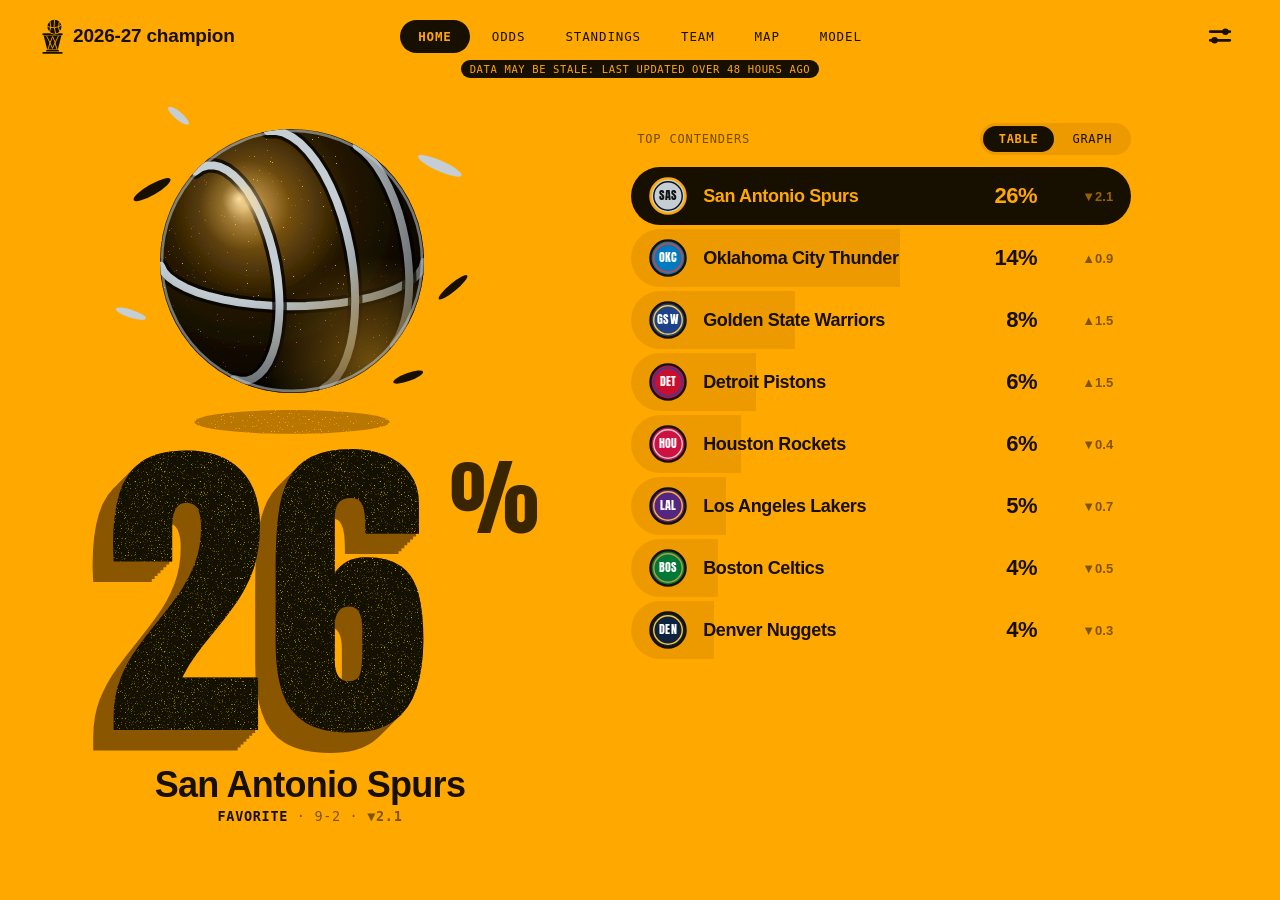
<file: index.html>
<!DOCTYPE html>
<html lang="en">
<head>
  <meta charset="utf-8">
  <meta name="viewport" content="width=device-width, initial-scale=1, viewport-fit=cover">
  <title>Who wins the 2026-27 NBA title?</title>
  <meta name="description" content="Model-based probability of each NBA team winning the 2026-27 championship.">
  <meta name="theme-color" content="#FFA800">
  <script>
    // Set the theme before first paint so the page never flashes the wrong colors.
    (function () {
      var saved = null;
      try { saved = localStorage.getItem("champ-theme"); } catch (e) {}
      var dark = window.matchMedia && window.matchMedia("(prefers-color-scheme: dark)").matches;
      document.documentElement.dataset.theme = saved || (dark ? "black" : "amber");
    })();
  </script>
  <link rel="preload" href="fonts/Anton-Regular.ttf" as="font" type="font/ttf" crossorigin>
  <link rel="stylesheet" href="style.css">
</head>
<body>
  <!-- Shared grain filter: speckles the edges of the black shapes so they read as printed, not flat. -->
  <svg class="defs" aria-hidden="true" width="0" height="0" focusable="false">
    <defs>
      <filter id="speck" x="-5%" y="-5%" width="110%" height="110%">
        <feTurbulence type="fractalNoise" baseFrequency="0.9" numOctaves="2" seed="7" result="noise"/>
        <feColorMatrix in="noise" type="matrix" values="0 0 0 0 0  0 0 0 0 0  0 0 0 0 0  12 0 0 0 -2.7" result="mask"/>
        <feComposite in="SourceGraphic" in2="mask" operator="in"/>
      </filter>

      <filter id="speck-soft" x="-5%" y="-5%" width="110%" height="110%">
        <feTurbulence type="fractalNoise" baseFrequency="1.1" numOctaves="2" seed="11" result="noise"/>
        <feColorMatrix in="noise" type="matrix" values="0 0 0 0 0  0 0 0 0 0  0 0 0 0 0  14 0 0 0 -2.1" result="mask"/>
        <feComposite in="SourceGraphic" in2="mask" operator="in"/>
      </filter>

      <!-- Shared sphere shading. Colors come from CSS variables, so both themes use the same shapes:
           base (lit body), shade (dark side, bottom right), rim (bounced light), spec (glint). -->
      <radialGradient id="sph-base" cx="0.36" cy="0.3" r="0.82">
        <stop offset="0" style="stop-color:var(--sph-hi)"/>
        <stop offset="0.42" style="stop-color:var(--sph-mid)"/>
        <stop offset="1" style="stop-color:var(--sph-lo)"/>
      </radialGradient>
      <radialGradient id="sph-shade" cx="0.3" cy="0.26" r="0.98">
        <stop offset="0.38" style="stop-color:var(--sph-shade);stop-opacity:0"/>
        <stop offset="0.72" style="stop-color:var(--sph-shade);stop-opacity:0.45"/>
        <stop offset="1" style="stop-color:var(--sph-shade);stop-opacity:0.92"/>
      </radialGradient>
      <radialGradient id="sph-rim" cx="0.8" cy="0.88" r="0.4">
        <stop offset="0" style="stop-color:var(--sph-rim);stop-opacity:0.42"/>
        <stop offset="1" style="stop-color:var(--sph-rim);stop-opacity:0"/>
      </radialGradient>
      <radialGradient id="sph-spec" cx="0.5" cy="0.5" r="0.5">
        <stop offset="0" style="stop-color:var(--sph-spec);stop-opacity:0.95"/>
        <stop offset="0.45" style="stop-color:var(--sph-spec);stop-opacity:0.3"/>
        <stop offset="1" style="stop-color:var(--sph-spec);stop-opacity:0"/>
      </radialGradient>
      <!-- Pucks (Model page): lit top, side that darkens toward both edges -->
      <linearGradient id="puck-side" x1="0" x2="1" y1="0" y2="0">
        <stop offset="0" style="stop-color:var(--sph-lo)"/>
        <stop offset="0.35" style="stop-color:var(--sph-mid)"/>
        <stop offset="0.7" style="stop-color:var(--sph-mid)"/>
        <stop offset="1" style="stop-color:var(--sph-lo)"/>
      </linearGradient>
    </defs>
  </svg>

  <div class="stage">
    <div class="app" id="app">
      <header class="top">
        <span class="top-side" aria-hidden="true"></span>
        <div class="loc">
          <svg class="trophy" viewBox="0 0 26 36" width="25" height="35" aria-hidden="true" focusable="false">
            <!-- Original icon-style redraw: ball tilted on a tapered cup with a rim, net lines and a two-tier base -->
            <rect x="2.4" y="14.7" width="21.2" height="1.9" rx="0.9" fill="currentColor"/>
            <path d="M3.8 16.9h18.4L18.6 31.6H7.4z" fill="currentColor"/>
            <path d="M6.9 17.6 10.4 24.6 8.5 31M19.1 17.6 15.6 24.6 17.5 31M13 18.4 10.4 24.6 13 30.4 15.6 24.6z" fill="none" stroke="var(--bg)" stroke-width="0.9" stroke-linejoin="round" stroke-linecap="round"/>
            <rect x="6.4" y="32" width="13.2" height="1.6" rx="0.3" fill="currentColor"/>
            <rect x="2.6" y="34" width="20.8" height="2" rx="0.4" fill="currentColor"/>
            <circle cx="15" cy="7.9" r="7.3" fill="currentColor" stroke="var(--bg)" stroke-width="1.2" paint-order="stroke"/>
            <path d="M7.9 7.6Q15 10.8 22.1 6.4M15 1Q13.6 8 16.2 14.7M10.4 2.2Q12.4 8.4 10 13.6M20 2.8Q18 8.6 20.6 13.4" fill="none" stroke="var(--bg)" stroke-width="0.9" stroke-linecap="round"/>
          </svg>
          <span id="season-label">NBA champion</span>
        </div>
        <nav class="topnav" id="topnav" aria-label="Pages"></nav>
        <button class="top-side icon-btn" id="theme-toggle" type="button" aria-label="Switch between amber and black">
          <svg viewBox="0 0 24 24" width="26" height="26" aria-hidden="true">
            <path d="M3 8h11M20 8h1M3 16h1M10 16h11" stroke="currentColor" stroke-width="2.6" stroke-linecap="round" fill="none"/>
            <circle cx="17" cy="8" r="3" fill="currentColor"/><circle cx="7" cy="16" r="3" fill="currentColor"/>
          </svg>
        </button>
      </header>

      <div class="status" id="status" aria-live="polite">
        <span class="chip" id="sample-badge" hidden>Sample data</span>
        <span class="chip" id="stale-notice" hidden>Data may be stale: last updated over 48 hours ago</span>
      </div>

      <p class="message" id="loading">Loading odds…</p>
      <p class="message message-error" id="error" role="alert" hidden></p>

      <main class="track" id="track" hidden>

        <!-- 1. Home: the favorite, as one giant number -->
        <section class="page" id="page-home" data-title="Home" aria-label="Home">
          <div class="art art-home" id="home-art"></div>
          <div class="big" id="home-big"></div>
          <div class="caption">
            <h1 class="cap-name" id="home-name"></h1>
            <p class="cap-sub" id="home-sub"></p>
          </div>
          <section class="contenders" id="contenders" aria-label="Top contenders">
            <div class="cont-head">
              <h2 class="cont-title">Top contenders</h2>
              <div class="seg" id="home-view" role="group" aria-label="Contenders view"></div>
            </div>
            <div class="strip" id="home-strip" role="group" aria-label="Top eight title contenders"></div>
            <div class="graph" id="home-graph" hidden></div>
          </section>
        </section>

        <!-- 2. Rankings: bubbles sized by odds, then every team as a row -->
        <section class="page" id="page-rankings" data-title="Odds" aria-label="Odds">
          <div class="art art-bubbles" id="bubbles"></div>
          <h2 class="page-title">Odds</h2>
          <div class="rows rows-scroll" id="rank-list" role="group" aria-label="All teams by title odds"></div>
        </section>

        <!-- 3. Standings: conference tables, league leaders, and a few facts (hidden when odds.json has no such data) -->
        <section class="page" id="page-standings" data-title="Standings" aria-label="Standings">
          <h2 class="page-title">Standings</h2>
          <p class="page-sub" id="st-legend">Bold rank: top six seeds. Shaded: play-in, seeds 7 to 10. Select a team to follow it across the site.</p>
          <div class="st-confs" id="st-confs"></div>
          <div class="st-leaders" id="st-leaders"></div>
          <p class="fine" id="st-fine"></p>
        </section>

        <!-- 4. Team: one team's odds and model inputs -->
        <section class="page" id="page-team" data-title="Team" aria-label="Team">
          <div class="team-head">
            <div class="art art-crest" id="team-crest"></div>
            <div class="big big-sm" id="team-big"></div>
          </div>
          <h2 class="page-title" id="team-name"></h2>
          <p class="page-sub" id="team-sub"></p>
          <div class="team-pick">
            <label class="sr-only" for="team-select">Choose a team</label>
            <select id="team-select" class="pick-select"></select>
          </div>
          <div class="stars" id="team-stars" role="group" aria-label="Team stars" hidden></div>
          <div class="rows" id="team-rows" role="group" aria-label="Team measures"></div>
          <p class="notes" id="team-notes"></p>
          <div class="league" id="league"></div>
        </section>

        <!-- 5. Map: net rating against star power -->
        <section class="page" id="page-map" data-title="Map" aria-label="Contenders map">
          <h2 class="page-title">Contenders</h2>
          <p class="page-sub">Net rating against star power. Dot size is title odds. Upper right is strong on both.</p>
          <div class="map" id="map"></div>
          <div class="rows" id="map-readout"></div>
          <table class="sr-only" id="map-table"></table>
        </section>

        <!-- 6. Model: how the number is made -->
        <section class="page" id="page-model" data-title="Model" aria-label="The model">
          <div class="art art-slabs" id="slabs"></div>
          <h2 class="page-title">The model</h2>
          <p class="page-sub">Each team gets a score from the inputs below (their weights sum to 100%). The scores become title odds, then a small market check is mixed in.</p>
          <div class="rows" id="model-rows"></div>
          <p class="fine" id="model-fine"></p>
          <p class="fine">Model estimates only; not betting advice. A not-for-profit personal experiment with no ads or sales.</p>
        </section>
      </main>

      <nav class="dots" id="dots" aria-label="Pages"></nav>
    </div>
  </div>

  <script src="app.js"></script>
</body>
</html>
</file>
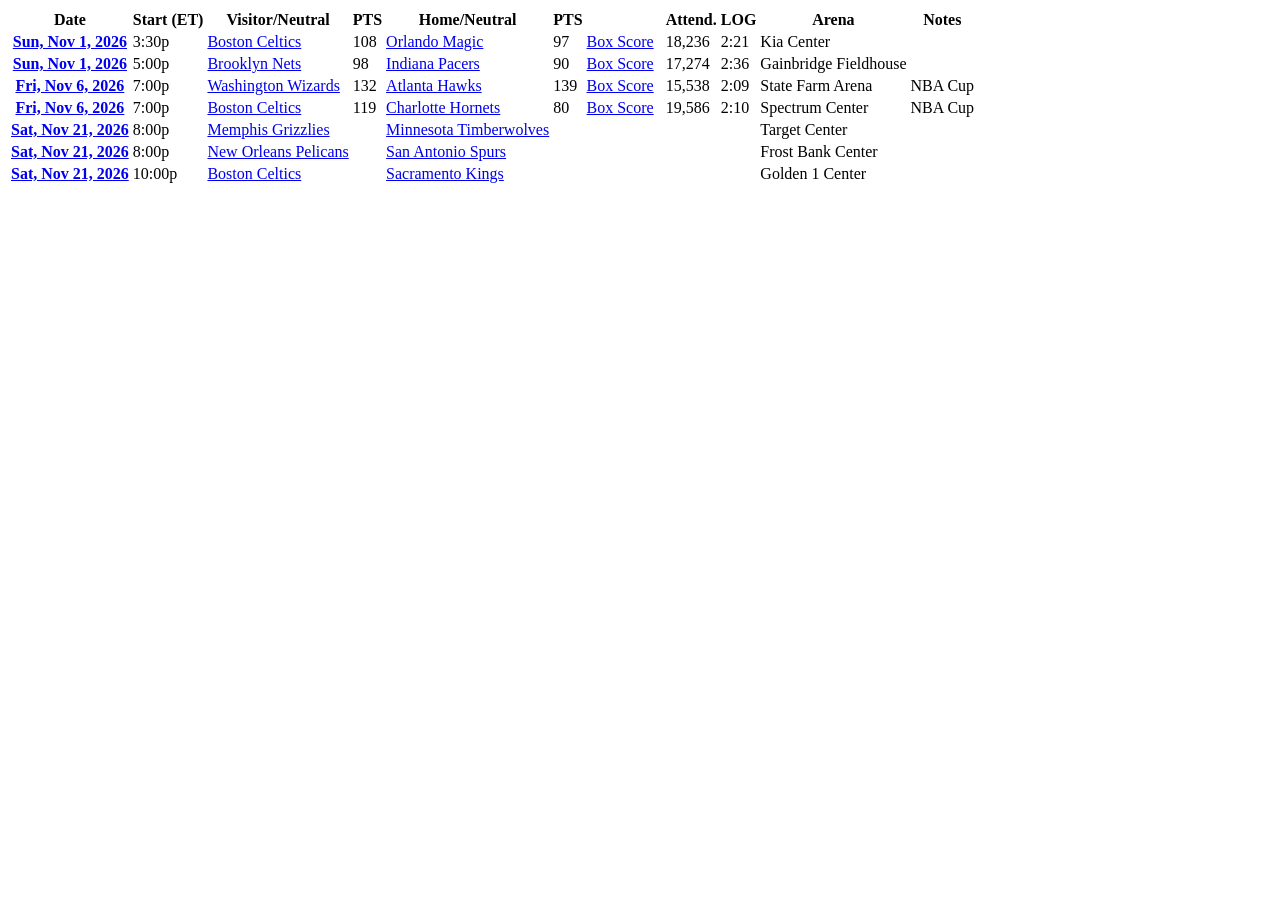
<file: tests/fixtures/games_sample.html>
<!DOCTYPE html>
<html><head><meta charset="utf-8"></head><body>
<table id="schedule">
    <thead>      
      <tr>
         <th data-stat="date_game">Date</th>
         <th data-stat="game_start_time">Start (ET)</th>
         <th data-stat="visitor_team_name">Visitor/Neutral</th>
         <th data-stat="visitor_pts">PTS</th>
         <th data-stat="home_team_name">Home/Neutral</th>
         <th data-stat="home_pts">PTS</th>
         <th data-stat="box_score_text"> </th>
         <th data-stat="overtimes"> </th>
         <th data-stat="attendance">Attend.</th>
         <th data-stat="game_duration">LOG</th>
         <th data-stat="arena_name">Arena</th>
         <th data-stat="game_remarks">Notes</th>
      </tr>
      </thead>
<tbody><tr><th data-stat="date_game"><a href="/boxscores/index.fcgi?month=11&amp;day=1&amp;year=2026">Sun, Nov 1, 2026</a></th><td data-stat="game_start_time">3:30p</td><td data-stat="visitor_team_name"><a href="/teams/BOS/2027.html">Boston Celtics</a></td><td data-stat="visitor_pts">108</td><td data-stat="home_team_name"><a href="/teams/ORL/2027.html">Orlando Magic</a></td><td data-stat="home_pts">97</td><td data-stat="box_score_text"><a href="/boxscores/202611010ORL.html">Box Score</a></td><td data-stat="overtimes"></td><td data-stat="attendance">18,236</td><td data-stat="game_duration">2:21</td><td data-stat="arena_name">Kia Center</td><td data-stat="game_remarks"></td></tr>
<tr><th data-stat="date_game"><a href="/boxscores/index.fcgi?month=11&amp;day=1&amp;year=2026">Sun, Nov 1, 2026</a></th><td data-stat="game_start_time">5:00p</td><td data-stat="visitor_team_name"><a href="/teams/BRK/2027.html">Brooklyn Nets</a></td><td data-stat="visitor_pts">98</td><td data-stat="home_team_name"><a href="/teams/IND/2027.html">Indiana Pacers</a></td><td data-stat="home_pts">90</td><td data-stat="box_score_text"><a href="/boxscores/202611010IND.html">Box Score</a></td><td data-stat="overtimes"></td><td data-stat="attendance">17,274</td><td data-stat="game_duration">2:36</td><td data-stat="arena_name">Gainbridge Fieldhouse</td><td data-stat="game_remarks"></td></tr>
<tr><th data-stat="date_game"><a href="/boxscores/index.fcgi?month=11&amp;day=6&amp;year=2026">Fri, Nov 6, 2026</a></th><td data-stat="game_start_time">7:00p</td><td data-stat="visitor_team_name"><a href="/teams/WAS/2027.html">Washington Wizards</a></td><td data-stat="visitor_pts">132</td><td data-stat="home_team_name"><a href="/teams/ATL/2027.html">Atlanta Hawks</a></td><td data-stat="home_pts">139</td><td data-stat="box_score_text"><a href="/boxscores/202611060ATL.html">Box Score</a></td><td data-stat="overtimes"></td><td data-stat="attendance">15,538</td><td data-stat="game_duration">2:09</td><td data-stat="arena_name">State Farm Arena</td><td data-stat="game_remarks">NBA Cup</td></tr>
<tr><th data-stat="date_game"><a href="/boxscores/index.fcgi?month=11&amp;day=6&amp;year=2026">Fri, Nov 6, 2026</a></th><td data-stat="game_start_time">7:00p</td><td data-stat="visitor_team_name"><a href="/teams/BOS/2027.html">Boston Celtics</a></td><td data-stat="visitor_pts">119</td><td data-stat="home_team_name"><a href="/teams/CHO/2027.html">Charlotte Hornets</a></td><td data-stat="home_pts">80</td><td data-stat="box_score_text"><a href="/boxscores/202611060CHO.html">Box Score</a></td><td data-stat="overtimes"></td><td data-stat="attendance">19,586</td><td data-stat="game_duration">2:10</td><td data-stat="arena_name">Spectrum Center</td><td data-stat="game_remarks">NBA Cup</td></tr>
<tr><th data-stat="date_game"><a href="/boxscores/index.fcgi?month=11&amp;day=21&amp;year=2026">Sat, Nov 21, 2026</a></th><td data-stat="game_start_time">8:00p</td><td data-stat="visitor_team_name"><a href="/teams/MEM/2027.html">Memphis Grizzlies</a></td><td data-stat="visitor_pts"></td><td data-stat="home_team_name"><a href="/teams/MIN/2027.html">Minnesota Timberwolves</a></td><td data-stat="home_pts"></td><td data-stat="box_score_text"></td><td data-stat="overtimes"></td><td data-stat="attendance"></td><td data-stat="game_duration"></td><td data-stat="arena_name">Target Center</td><td data-stat="game_remarks"></td></tr>
<tr><th data-stat="date_game"><a href="/boxscores/index.fcgi?month=11&amp;day=21&amp;year=2026">Sat, Nov 21, 2026</a></th><td data-stat="game_start_time">8:00p</td><td data-stat="visitor_team_name"><a href="/teams/NOP/2027.html">New Orleans Pelicans</a></td><td data-stat="visitor_pts"></td><td data-stat="home_team_name"><a href="/teams/SAS/2027.html">San Antonio Spurs</a></td><td data-stat="home_pts"></td><td data-stat="box_score_text"></td><td data-stat="overtimes"></td><td data-stat="attendance"></td><td data-stat="game_duration"></td><td data-stat="arena_name">Frost Bank Center</td><td data-stat="game_remarks"></td></tr>
<tr><th data-stat="date_game"><a href="/boxscores/index.fcgi?month=11&amp;day=21&amp;year=2026">Sat, Nov 21, 2026</a></th><td data-stat="game_start_time">10:00p</td><td data-stat="visitor_team_name"><a href="/teams/BOS/2027.html">Boston Celtics</a></td><td data-stat="visitor_pts"></td><td data-stat="home_team_name"><a href="/teams/SAC/2027.html">Sacramento Kings</a></td><td data-stat="home_pts"></td><td data-stat="box_score_text"></td><td data-stat="overtimes"></td><td data-stat="attendance"></td><td data-stat="game_duration"></td><td data-stat="arena_name">Golden 1 Center</td><td data-stat="game_remarks"></td></tr>
</tbody></table>



</body></html>
</file>
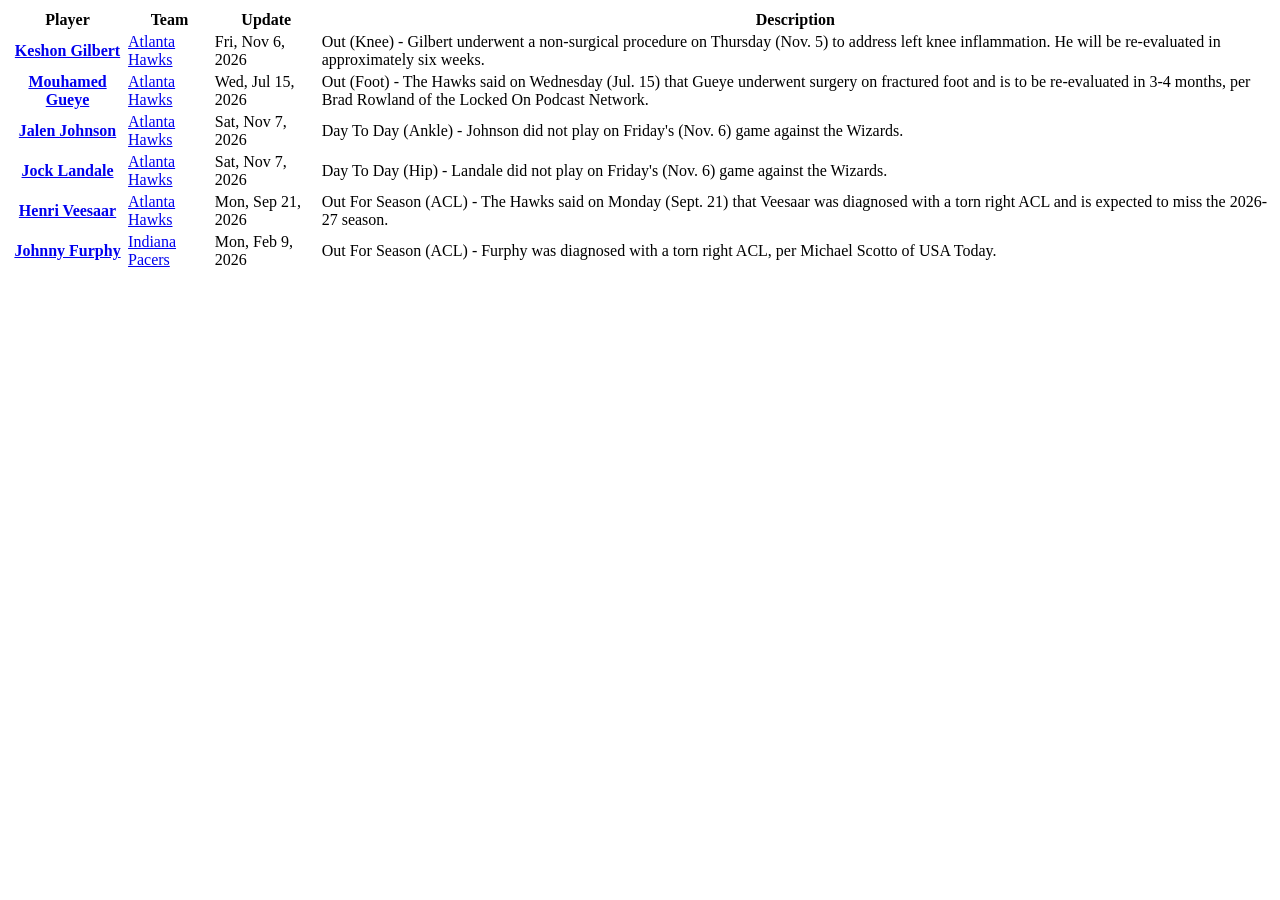
<file: tests/fixtures/injuries_sample.html>
<!DOCTYPE html>
<html><head><meta charset="utf-8"></head><body>
<table id="injuries">
    <thead>      
      <tr>
         <th data-stat="player">Player</th>
         <th data-stat="team_name">Team</th>
         <th data-stat="date_update">Update</th>
         <th data-stat="note">Description</th>
      </tr>
      </thead>
<tbody><tr><th data-stat="player"><a href="/players/g/gilbeke01.html">Keshon Gilbert</a></th><td data-stat="team_name"><a href="/teams/ATL/2027.html">Atlanta Hawks</a></td><td data-stat="date_update">Fri, Nov 6, 2026</td><td data-stat="note">Out (Knee) - Gilbert underwent a non-surgical procedure on Thursday (Nov. 5) to address left knee inflammation. He will be re-evaluated in approximately six weeks. </td></tr>
<tr><th data-stat="player"><a href="/players/g/gueyemo02.html">Mouhamed Gueye</a></th><td data-stat="team_name"><a href="/teams/ATL/2027.html">Atlanta Hawks</a></td><td data-stat="date_update">Wed, Jul 15, 2026</td><td data-stat="note">Out (Foot) - The Hawks said on Wednesday (Jul. 15) that Gueye underwent surgery on fractured foot and is to be re-evaluated in 3-4 months, per Brad Rowland of the Locked On Podcast Network.</td></tr>
<tr><th data-stat="player"><a href="/players/j/johnsja05.html">Jalen Johnson</a></th><td data-stat="team_name"><a href="/teams/ATL/2027.html">Atlanta Hawks</a></td><td data-stat="date_update">Sat, Nov 7, 2026</td><td data-stat="note">Day To Day (Ankle) - Johnson did not play on Friday's (Nov. 6) game against the Wizards.</td></tr>
<tr><th data-stat="player"><a href="/players/l/landajo01.html">Jock Landale</a></th><td data-stat="team_name"><a href="/teams/ATL/2027.html">Atlanta Hawks</a></td><td data-stat="date_update">Sat, Nov 7, 2026</td><td data-stat="note">Day To Day (Hip) - Landale did not play on Friday's (Nov. 6) game against the Wizards.</td></tr>
<tr><th data-stat="player"><a href="/players/v/veesahe01.html">Henri Veesaar</a></th><td data-stat="team_name"><a href="/teams/ATL/2027.html">Atlanta Hawks</a></td><td data-stat="date_update">Mon, Sep 21, 2026</td><td data-stat="note">Out For Season (ACL) - The Hawks said on Monday (Sept. 21) that Veesaar was diagnosed with a torn right ACL and is expected to miss the 2026-27 season.</td></tr>
<tr><th data-stat="player"><a href="/players/f/furphjo01.html">Johnny Furphy</a></th><td data-stat="team_name"><a href="/teams/IND/2027.html">Indiana Pacers</a></td><td data-stat="date_update">Mon, Feb 9, 2026</td><td data-stat="note">Out For Season (ACL) - Furphy was diagnosed with a torn right ACL, per Michael Scotto of USA Today.</td></tr>
</tbody></table>



</body></html>
</file>
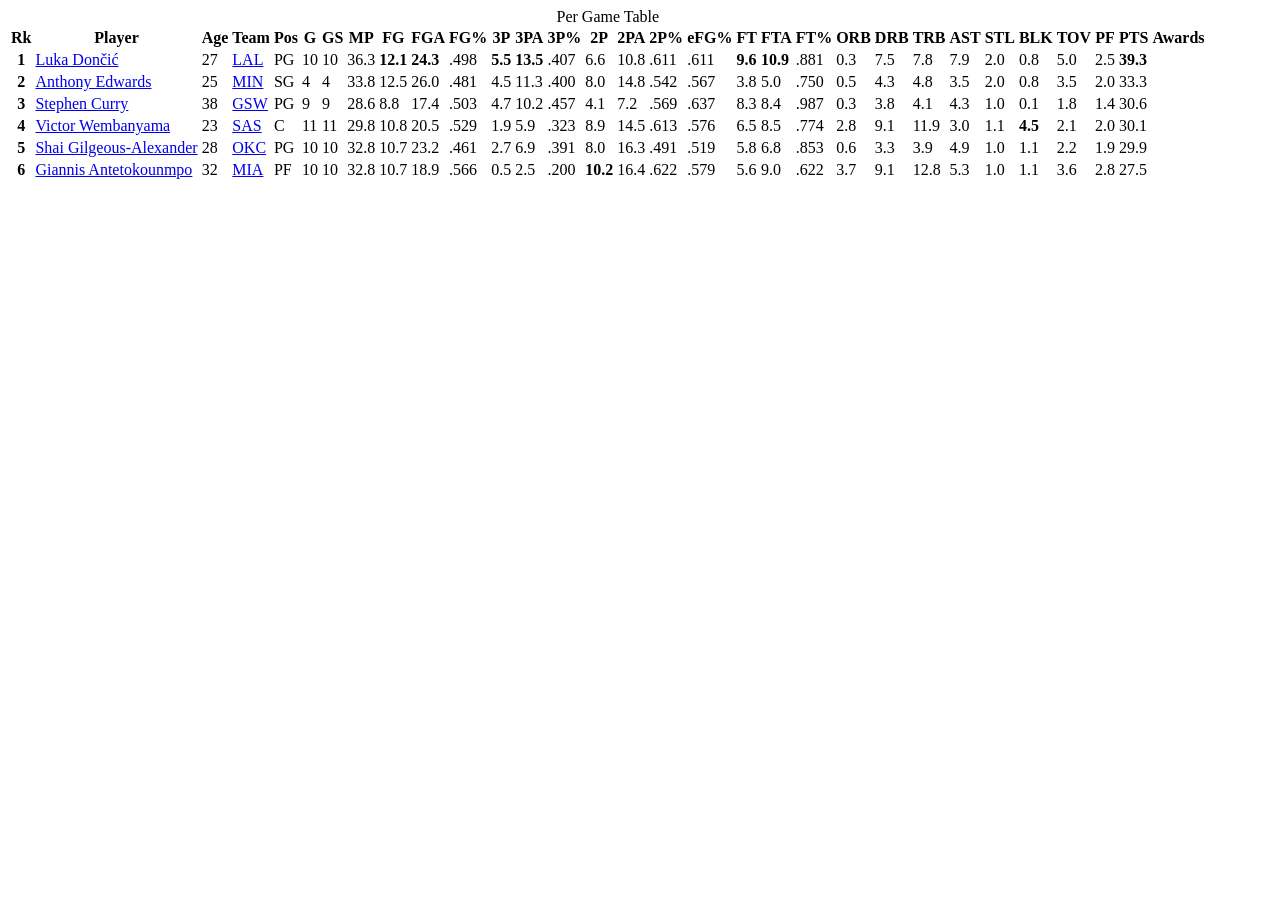
<file: tests/fixtures/per_game_sample.html>
<html><body><table class="stats_table sortable soc" id="per_game_stats" data-cols-to-freeze="2,4"data-non-qual="1" data-qual-text="" data-qual-label=" When table is sorted, hide non-qualifiers for rate stats"data-soc-sum-scope-type="player_season"data-soc-sum-phase-type="reg"data-soc-sum-params="null"> <caption>Per Game Table</caption> <colgroup><col><col><col><col><col><col><col><col><col><col><col><col><col><col><col><col><col><col><col><col><col><col><col><col><col><col><col><col><col><col class="sort_col"><col></colgroup> <thead> <tr> <th aria-label="Rk" data-stat="ranker" scope="col" class="ranker poptip center" data-tip="Rank" >Rk</th> <th aria-label="Player" data-stat="name_display" scope="col" class=" poptip sort_default_asc center" >Player</th> <th aria-label="Age" data-stat="age" scope="col" class=" poptip center" data-tip="Player's age on January 31 of the season" >Age</th> <th aria-label="Team" data-stat="team_name_abbr" scope="col" class=" poptip sort_default_asc center" >Team</th> <th aria-label="Pos" data-stat="pos" scope="col" class=" poptip center" data-tip="Position" >Pos</th> <th aria-label="G" data-stat="games" scope="col" class=" poptip center" data-tip="Games" >G</th> <th aria-label="GS" data-stat="games_started" scope="col" class=" poptip center" data-tip="Games Started" >GS</th> <th aria-label="MP" data-stat="mp_per_g" scope="col" class=" poptip hide_non_quals center" data-tip="Minutes Played" data-filter="1" data-name="" >MP</th> <th aria-label="FG" data-stat="fg_per_g" scope="col" class=" poptip hide_non_quals center" data-tip="Field Goals" data-filter="1" data-name="" >FG</th> <th aria-label="FGA" data-stat="fga_per_g" scope="col" class=" poptip hide_non_quals center" data-tip="Field Goal Attempts" data-filter="1" data-name="" >FGA</th> <th aria-label="FG%" data-stat="fg_pct" scope="col" class=" poptip hide_non_quals center" data-tip="Field Goal Percentage" data-filter="1" data-name="" >FG%</th> <th aria-label="3P" data-stat="fg3_per_g" scope="col" class=" poptip hide_non_quals center" data-tip="3-Point Field Goals" data-filter="1" data-name="" >3P</th> <th aria-label="3PA" data-stat="fg3a_per_g" scope="col" class=" poptip hide_non_quals center" data-tip="3-Point Field Goal Attempts" data-filter="1" data-name="" >3PA</th> <th aria-label="3P%" data-stat="fg3_pct" scope="col" class=" poptip hide_non_quals center" data-tip="3-Point Field Goal Percentage" data-filter="1" data-name="" >3P%</th> <th aria-label="2P" data-stat="fg2_per_g" scope="col" class=" poptip hide_non_quals center" data-tip="2-Point Field Goals" data-filter="1" data-name="" >2P</th> <th aria-label="2PA" data-stat="fg2a_per_g" scope="col" class=" poptip hide_non_quals center" data-tip="2-Point Field Goal Attempts" data-filter="1" data-name="" >2PA</th> <th aria-label="2P%" data-stat="fg2_pct" scope="col" class=" poptip hide_non_quals center" data-tip="2-Point Field Goal Percentage" data-filter="1" data-name="" >2P%</th> <th aria-label="eFG%" data-stat="efg_pct" scope="col" class=" poptip hide_non_quals center" data-tip="<strong>Effective Field Goal Percentage</strong><br>This statistic adjusts for the fact that a 3-point field goal is worth one more point than a 2-point field goal." data-filter="1" data-name="" >eFG%</th> <th aria-label="FT" data-stat="ft_per_g" scope="col" class=" poptip hide_non_quals center" data-tip="Free Throws" data-filter="1" data-name="" >FT</th> <th aria-label="FTA" data-stat="fta_per_g" scope="col" class=" poptip hide_non_quals center" data-tip="Free Throw Attempts" data-filter="1" data-name="" >FTA</th> <th aria-label="FT%" data-stat="ft_pct" scope="col" class=" poptip hide_non_quals center" data-tip="Free Throw Percentage" data-filter="1" data-name="" >FT%</th> <th aria-label="ORB" data-stat="orb_per_g" scope="col" class=" poptip hide_non_quals center" data-tip="Offensive Rebounds" data-filter="1" data-name="" >ORB</th> <th aria-label="DRB" data-stat="drb_per_g" scope="col" class=" poptip hide_non_quals center" data-tip="Defensive Rebounds" data-filter="1" data-name="" >DRB</th> <th aria-label="TRB" data-stat="trb_per_g" scope="col" class=" poptip hide_non_quals center" data-tip="Total Rebounds" data-filter="1" data-name="" >TRB</th> <th aria-label="AST" data-stat="ast_per_g" scope="col" class=" poptip hide_non_quals center" data-tip="Assists" data-filter="1" data-name="" >AST</th> <th aria-label="STL" data-stat="stl_per_g" scope="col" class=" poptip hide_non_quals center" data-tip="Steals" data-filter="1" data-name="" >STL</th> <th aria-label="BLK" data-stat="blk_per_g" scope="col" class=" poptip hide_non_quals center" data-tip="Blocks" data-filter="1" data-name="" >BLK</th> <th aria-label="TOV" data-stat="tov_per_g" scope="col" class=" poptip hide_non_quals center" data-tip="Turnovers" data-filter="1" data-name="" >TOV</th> <th aria-label="PF" data-stat="pf_per_g" scope="col" class=" poptip hide_non_quals center" data-tip="Personal Fouls" data-filter="1" data-name="" >PF</th> <th aria-label="PTS" data-stat="pts_per_g" scope="col" class=" poptip hide_non_quals sort_col center" data-tip="Points" data-filter="1" data-name="" >PTS</th> <th aria-label="Awards" data-stat="awards" scope="col" class=" poptip sort_default_asc center" >Awards</th> </tr> </thead> <tbody><tr > <th scope="row" class="right " data-stat="ranker" csk="1" >1</th> <td class="left " data-append-csv="doncilu01" data-stat="name_display" csk="Dončić Luka-1" ><a href="/players/d/doncilu01.html">Luka Dončić</a></td> <td class="right " data-stat="age" >27</td> <td class="left " data-stat="team_name_abbr" ><a href="/teams/LAL/2027.html">LAL</a></td> <td class="center " data-stat="pos" >PG</td> <td class="right " data-stat="games" >10</td> <td class="right " data-stat="games_started" >10</td> <td class="right " data-stat="mp_per_g" csk="36.3000000000" >36.3</td> <td class="right " data-stat="fg_per_g" csk="12.1000000000" ><strong>12.1</strong></td> <td class="right " data-stat="fga_per_g" csk="24.3000000000" ><strong>24.3</strong></td> <td class="right " data-stat="fg_pct" csk="0.4979423868" >.498</td> <td class="right " data-stat="fg3_per_g" csk="5.5000000000" ><strong>5.5</strong></td> <td class="right " data-stat="fg3a_per_g" csk="13.5000000000" ><strong>13.5</strong></td> <td class="right " data-stat="fg3_pct" csk="0.4074074074" >.407</td> <td class="right " data-stat="fg2_per_g" csk="6.6000000000" >6.6</td> <td class="right " data-stat="fg2a_per_g" csk="10.8000000000" >10.8</td> <td class="right " data-stat="fg2_pct" csk="0.6111111111" >.611</td> <td class="right " data-stat="efg_pct" csk="0.61111111111" >.611</td> <td class="right " data-stat="ft_per_g" csk="9.6000000000" ><strong>9.6</strong></td> <td class="right " data-stat="fta_per_g" csk="10.9000000000" ><strong>10.9</strong></td> <td class="right " data-stat="ft_pct" csk="0.8807339450" >.881</td> <td class="right " data-stat="orb_per_g" csk="0.3000000000" >0.3</td> <td class="right " data-stat="drb_per_g" csk="7.5000000000" >7.5</td> <td class="right " data-stat="trb_per_g" csk="7.8000000000" >7.8</td> <td class="right " data-stat="ast_per_g" csk="7.9000000000" >7.9</td> <td class="right " data-stat="stl_per_g" csk="2.0000000000" >2.0</td> <td class="right " data-stat="blk_per_g" csk="0.8000000000" >0.8</td> <td class="right " data-stat="tov_per_g" csk="5.0000000000" >5.0</td> <td class="right " data-stat="pf_per_g" csk="2.5000000000" >2.5</td> <td class="right " data-stat="pts_per_g" csk="39.3000000000" ><strong>39.3</strong></td> <td class="left " data-stat="awards" ></td> </tr>
<tr > <th scope="row" class="right " data-stat="ranker" csk="2" >2</th> <td class="left " data-append-csv="edwaran01" data-stat="name_display" csk="Edwards Anthony-1" ><a href="/players/e/edwaran01.html">Anthony Edwards</a></td> <td class="right " data-stat="age" >25</td> <td class="left " data-stat="team_name_abbr" ><a href="/teams/MIN/2027.html">MIN</a></td> <td class="center " data-stat="pos" >SG</td> <td class="right " data-stat="games" >4</td> <td class="right " data-stat="games_started" >4</td> <td class="right non_qual" data-stat="mp_per_g" csk="33.7500000000" >33.8</td> <td class="right non_qual" data-stat="fg_per_g" csk="12.5000000000" >12.5</td> <td class="right non_qual" data-stat="fga_per_g" csk="26.0000000000" >26.0</td> <td class="right " data-stat="fg_pct" csk="0.4807692308" >.481</td> <td class="right non_qual" data-stat="fg3_per_g" csk="4.5000000000" >4.5</td> <td class="right non_qual" data-stat="fg3a_per_g" csk="11.2500000000" >11.3</td> <td class="right " data-stat="fg3_pct" csk="0.4000000000" >.400</td> <td class="right non_qual" data-stat="fg2_per_g" csk="8.0000000000" >8.0</td> <td class="right non_qual" data-stat="fg2a_per_g" csk="14.7500000000" >14.8</td> <td class="right " data-stat="fg2_pct" csk="0.5423728814" >.542</td> <td class="right " data-stat="efg_pct" csk="0.56730769231" >.567</td> <td class="right non_qual" data-stat="ft_per_g" csk="3.7500000000" >3.8</td> <td class="right non_qual" data-stat="fta_per_g" csk="5.0000000000" >5.0</td> <td class="right non_qual" data-stat="ft_pct" csk="0.7500000000" >.750</td> <td class="right non_qual" data-stat="orb_per_g" csk="0.5000000000" >0.5</td> <td class="right non_qual" data-stat="drb_per_g" csk="4.2500000000" >4.3</td> <td class="right non_qual" data-stat="trb_per_g" csk="4.7500000000" >4.8</td> <td class="right non_qual" data-stat="ast_per_g" csk="3.5000000000" >3.5</td> <td class="right non_qual" data-stat="stl_per_g" csk="2.0000000000" >2.0</td> <td class="right non_qual" data-stat="blk_per_g" csk="0.7500000000" >0.8</td> <td class="right non_qual" data-stat="tov_per_g" csk="3.5000000000" >3.5</td> <td class="right non_qual" data-stat="pf_per_g" csk="2.0000000000" >2.0</td> <td class="right non_qual" data-stat="pts_per_g" csk="33.2500000000" >33.3</td> <td class="left " data-stat="awards" ></td> </tr>
<tr > <th scope="row" class="right " data-stat="ranker" csk="3" >3</th> <td class="left " data-append-csv="curryst01" data-stat="name_display" csk="Curry Stephen-1" ><a href="/players/c/curryst01.html">Stephen Curry</a></td> <td class="right " data-stat="age" >38</td> <td class="left " data-stat="team_name_abbr" ><a href="/teams/GSW/2027.html">GSW</a></td> <td class="center " data-stat="pos" >PG</td> <td class="right " data-stat="games" >9</td> <td class="right " data-stat="games_started" >9</td> <td class="right " data-stat="mp_per_g" csk="28.5555555556" >28.6</td> <td class="right " data-stat="fg_per_g" csk="8.7777777778" >8.8</td> <td class="right " data-stat="fga_per_g" csk="17.4444444444" >17.4</td> <td class="right " data-stat="fg_pct" csk="0.5031847134" >.503</td> <td class="right " data-stat="fg3_per_g" csk="4.6666666667" >4.7</td> <td class="right " data-stat="fg3a_per_g" csk="10.2222222222" >10.2</td> <td class="right " data-stat="fg3_pct" csk="0.4565217391" >.457</td> <td class="right " data-stat="fg2_per_g" csk="4.1111111111" >4.1</td> <td class="right " data-stat="fg2a_per_g" csk="7.2222222222" >7.2</td> <td class="right " data-stat="fg2_pct" csk="0.5692307692" >.569</td> <td class="right " data-stat="efg_pct" csk="0.63694267516" >.637</td> <td class="right " data-stat="ft_per_g" csk="8.3333333333" >8.3</td> <td class="right " data-stat="fta_per_g" csk="8.4444444444" >8.4</td> <td class="right " data-stat="ft_pct" csk="0.9868421053" >.987</td> <td class="right " data-stat="orb_per_g" csk="0.3333333333" >0.3</td> <td class="right " data-stat="drb_per_g" csk="3.7777777778" >3.8</td> <td class="right " data-stat="trb_per_g" csk="4.1111111111" >4.1</td> <td class="right " data-stat="ast_per_g" csk="4.3333333333" >4.3</td> <td class="right " data-stat="stl_per_g" csk="1.0000000000" >1.0</td> <td class="right " data-stat="blk_per_g" csk="0.1111111111" >0.1</td> <td class="right " data-stat="tov_per_g" csk="1.7777777778" >1.8</td> <td class="right " data-stat="pf_per_g" csk="1.4444444444" >1.4</td> <td class="right " data-stat="pts_per_g" csk="30.5555555556" >30.6</td> <td class="left " data-stat="awards" ></td> </tr>
<tr > <th scope="row" class="right " data-stat="ranker" csk="4" >4</th> <td class="left " data-append-csv="wembavi01" data-stat="name_display" csk="Wembanyama Victor-1" ><a href="/players/w/wembavi01.html">Victor Wembanyama</a></td> <td class="right " data-stat="age" >23</td> <td class="left " data-stat="team_name_abbr" ><a href="/teams/SAS/2027.html">SAS</a></td> <td class="center " data-stat="pos" >C</td> <td class="right " data-stat="games" >11</td> <td class="right " data-stat="games_started" >11</td> <td class="right " data-stat="mp_per_g" csk="29.8181818182" >29.8</td> <td class="right " data-stat="fg_per_g" csk="10.8181818182" >10.8</td> <td class="right " data-stat="fga_per_g" csk="20.4545454545" >20.5</td> <td class="right " data-stat="fg_pct" csk="0.5288888889" >.529</td> <td class="right " data-stat="fg3_per_g" csk="1.9090909091" >1.9</td> <td class="right " data-stat="fg3a_per_g" csk="5.9090909091" >5.9</td> <td class="right " data-stat="fg3_pct" csk="0.3230769231" >.323</td> <td class="right " data-stat="fg2_per_g" csk="8.9090909091" >8.9</td> <td class="right " data-stat="fg2a_per_g" csk="14.5454545455" >14.5</td> <td class="right " data-stat="fg2_pct" csk="0.6125000000" >.613</td> <td class="right " data-stat="efg_pct" csk="0.57555555556" >.576</td> <td class="right " data-stat="ft_per_g" csk="6.5454545455" >6.5</td> <td class="right " data-stat="fta_per_g" csk="8.4545454545" >8.5</td> <td class="right " data-stat="ft_pct" csk="0.7741935484" >.774</td> <td class="right " data-stat="orb_per_g" csk="2.8181818182" >2.8</td> <td class="right " data-stat="drb_per_g" csk="9.0909090909" >9.1</td> <td class="right " data-stat="trb_per_g" csk="11.9090909091" >11.9</td> <td class="right " data-stat="ast_per_g" csk="3.0000000000" >3.0</td> <td class="right " data-stat="stl_per_g" csk="1.0909090909" >1.1</td> <td class="right " data-stat="blk_per_g" csk="4.4545454545" ><strong>4.5</strong></td> <td class="right " data-stat="tov_per_g" csk="2.0909090909" >2.1</td> <td class="right " data-stat="pf_per_g" csk="2.0000000000" >2.0</td> <td class="right " data-stat="pts_per_g" csk="30.0909090909" >30.1</td> <td class="left " data-stat="awards" ></td> </tr>
<tr > <th scope="row" class="right " data-stat="ranker" csk="5" >5</th> <td class="left " data-append-csv="gilgesh01" data-stat="name_display" csk="Gilgeous-Alexander Shai-1" ><a href="/players/g/gilgesh01.html">Shai Gilgeous-Alexander</a></td> <td class="right " data-stat="age" >28</td> <td class="left " data-stat="team_name_abbr" ><a href="/teams/OKC/2027.html">OKC</a></td> <td class="center " data-stat="pos" >PG</td> <td class="right " data-stat="games" >10</td> <td class="right " data-stat="games_started" >10</td> <td class="right " data-stat="mp_per_g" csk="32.8000000000" >32.8</td> <td class="right " data-stat="fg_per_g" csk="10.7000000000" >10.7</td> <td class="right " data-stat="fga_per_g" csk="23.2000000000" >23.2</td> <td class="right " data-stat="fg_pct" csk="0.4612068966" >.461</td> <td class="right " data-stat="fg3_per_g" csk="2.7000000000" >2.7</td> <td class="right " data-stat="fg3a_per_g" csk="6.9000000000" >6.9</td> <td class="right " data-stat="fg3_pct" csk="0.3913043478" >.391</td> <td class="right " data-stat="fg2_per_g" csk="8.0000000000" >8.0</td> <td class="right " data-stat="fg2a_per_g" csk="16.3000000000" >16.3</td> <td class="right " data-stat="fg2_pct" csk="0.4907975460" >.491</td> <td class="right " data-stat="efg_pct" csk="0.51939655172" >.519</td> <td class="right " data-stat="ft_per_g" csk="5.8000000000" >5.8</td> <td class="right " data-stat="fta_per_g" csk="6.8000000000" >6.8</td> <td class="right " data-stat="ft_pct" csk="0.8529411765" >.853</td> <td class="right " data-stat="orb_per_g" csk="0.6000000000" >0.6</td> <td class="right " data-stat="drb_per_g" csk="3.3000000000" >3.3</td> <td class="right " data-stat="trb_per_g" csk="3.9000000000" >3.9</td> <td class="right " data-stat="ast_per_g" csk="4.9000000000" >4.9</td> <td class="right " data-stat="stl_per_g" csk="1.0000000000" >1.0</td> <td class="right " data-stat="blk_per_g" csk="1.1000000000" >1.1</td> <td class="right " data-stat="tov_per_g" csk="2.2000000000" >2.2</td> <td class="right " data-stat="pf_per_g" csk="1.9000000000" >1.9</td> <td class="right " data-stat="pts_per_g" csk="29.9000000000" >29.9</td> <td class="left " data-stat="awards" ></td> </tr>
<tr > <th scope="row" class="right " data-stat="ranker" csk="6" >6</th> <td class="left " data-append-csv="antetgi01" data-stat="name_display" csk="Antetokounmpo Giannis-1" ><a href="/players/a/antetgi01.html">Giannis Antetokounmpo</a></td> <td class="right " data-stat="age" >32</td> <td class="left " data-stat="team_name_abbr" ><a href="/teams/MIA/2027.html">MIA</a></td> <td class="center " data-stat="pos" >PF</td> <td class="right " data-stat="games" >10</td> <td class="right " data-stat="games_started" >10</td> <td class="right " data-stat="mp_per_g" csk="32.8000000000" >32.8</td> <td class="right " data-stat="fg_per_g" csk="10.7000000000" >10.7</td> <td class="right " data-stat="fga_per_g" csk="18.9000000000" >18.9</td> <td class="right " data-stat="fg_pct" csk="0.5661375661" >.566</td> <td class="right " data-stat="fg3_per_g" csk="0.5000000000" >0.5</td> <td class="right " data-stat="fg3a_per_g" csk="2.5000000000" >2.5</td> <td class="right non_qual" data-stat="fg3_pct" csk="0.2000000000" >.200</td> <td class="right " data-stat="fg2_per_g" csk="10.2000000000" ><strong>10.2</strong></td> <td class="right " data-stat="fg2a_per_g" csk="16.4000000000" >16.4</td> <td class="right " data-stat="fg2_pct" csk="0.6219512195" >.622</td> <td class="right " data-stat="efg_pct" csk="0.57936507937" >.579</td> <td class="right " data-stat="ft_per_g" csk="5.6000000000" >5.6</td> <td class="right " data-stat="fta_per_g" csk="9.0000000000" >9.0</td> <td class="right " data-stat="ft_pct" csk="0.6222222222" >.622</td> <td class="right " data-stat="orb_per_g" csk="3.7000000000" >3.7</td> <td class="right " data-stat="drb_per_g" csk="9.1000000000" >9.1</td> <td class="right " data-stat="trb_per_g" csk="12.8000000000" >12.8</td> <td class="right " data-stat="ast_per_g" csk="5.3000000000" >5.3</td> <td class="right " data-stat="stl_per_g" csk="1.0000000000" >1.0</td> <td class="right " data-stat="blk_per_g" csk="1.1000000000" >1.1</td> <td class="right " data-stat="tov_per_g" csk="3.6000000000" >3.6</td> <td class="right " data-stat="pf_per_g" csk="2.8000000000" >2.8</td> <td class="right " data-stat="pts_per_g" csk="27.5000000000" >27.5</td> <td class="left " data-stat="awards" ></td> </tr></tbody></table></body></html>
</file>
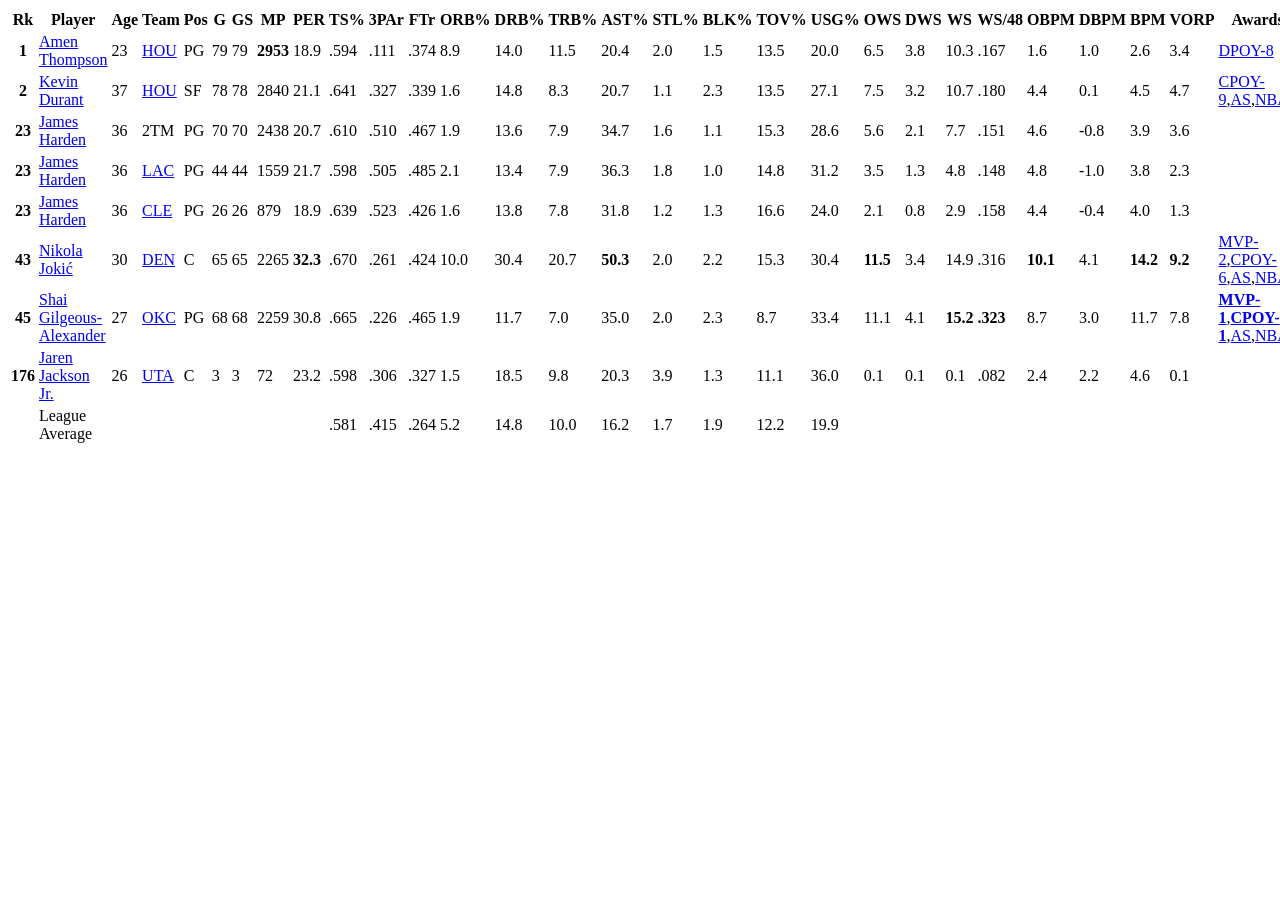
<file: tests/fixtures/players_sample.html>
<!DOCTYPE html>
<html><head><meta charset="utf-8"></head><body>
<table id="advanced"> <thead> <tr> <th data-stat="ranker">Rk</th> <th data-stat="name_display">Player</th> <th data-stat="age">Age</th> <th data-stat="team_name_abbr">Team</th> <th data-stat="pos">Pos</th> <th data-stat="games">G</th> <th data-stat="games_started">GS</th> <th data-stat="mp">MP</th> <th data-stat="per">PER</th> <th data-stat="ts_pct">TS%</th> <th data-stat="fg3a_per_fga_pct">3PAr</th> <th data-stat="fta_per_fga_pct">FTr</th> <th data-stat="orb_pct">ORB%</th> <th data-stat="drb_pct">DRB%</th> <th data-stat="trb_pct">TRB%</th> <th data-stat="ast_pct">AST%</th> <th data-stat="stl_pct">STL%</th> <th data-stat="blk_pct">BLK%</th> <th data-stat="tov_pct">TOV%</th> <th data-stat="usg_pct">USG%</th> <th data-stat="ows">OWS</th> <th data-stat="dws">DWS</th> <th data-stat="ws">WS</th> <th data-stat="ws_per_48">WS/48</th> <th data-stat="obpm">OBPM</th> <th data-stat="dbpm">DBPM</th> <th data-stat="bpm">BPM</th> <th data-stat="vorp">VORP</th> <th data-stat="awards">Awards</th> </tr> </thead> <tbody><tr> <th data-stat="ranker">1</th> <td data-stat="name_display"><a href="/players/t/thompam01.html">Amen Thompson</a></td> <td data-stat="age">23</td> <td data-stat="team_name_abbr"><a href="/teams/HOU/2026.html">HOU</a></td> <td data-stat="pos">PG</td> <td data-stat="games">79</td> <td data-stat="games_started">79</td> <td data-stat="mp"><strong>2953</strong></td> <td data-stat="per">18.9</td> <td data-stat="ts_pct">.594</td> <td data-stat="fg3a_per_fga_pct">.111</td> <td data-stat="fta_per_fga_pct">.374</td> <td data-stat="orb_pct">8.9</td> <td data-stat="drb_pct">14.0</td> <td data-stat="trb_pct">11.5</td> <td data-stat="ast_pct">20.4</td> <td data-stat="stl_pct">2.0</td> <td data-stat="blk_pct">1.5</td> <td data-stat="tov_pct">13.5</td> <td data-stat="usg_pct">20.0</td> <td data-stat="ows">6.5</td> <td data-stat="dws">3.8</td> <td data-stat="ws">10.3</td> <td data-stat="ws_per_48">.167</td> <td data-stat="obpm">1.6</td> <td data-stat="dbpm">1.0</td> <td data-stat="bpm">2.6</td> <td data-stat="vorp">3.4</td> <td data-stat="awards"><a href="/awards/awards_2026.html#all_dpoy">DPOY-8</a></td> </tr> <tr> <th data-stat="ranker">2</th> <td data-stat="name_display"><a href="/players/d/duranke01.html">Kevin Durant</a></td> <td data-stat="age">37</td> <td data-stat="team_name_abbr"><a href="/teams/HOU/2026.html">HOU</a></td> <td data-stat="pos">SF</td> <td data-stat="games">78</td> <td data-stat="games_started">78</td> <td data-stat="mp">2840</td> <td data-stat="per">21.1</td> <td data-stat="ts_pct">.641</td> <td data-stat="fg3a_per_fga_pct">.327</td> <td data-stat="fta_per_fga_pct">.339</td> <td data-stat="orb_pct">1.6</td> <td data-stat="drb_pct">14.8</td> <td data-stat="trb_pct">8.3</td> <td data-stat="ast_pct">20.7</td> <td data-stat="stl_pct">1.1</td> <td data-stat="blk_pct">2.3</td> <td data-stat="tov_pct">13.5</td> <td data-stat="usg_pct">27.1</td> <td data-stat="ows">7.5</td> <td data-stat="dws">3.2</td> <td data-stat="ws">10.7</td> <td data-stat="ws_per_48">.180</td> <td data-stat="obpm">4.4</td> <td data-stat="dbpm">0.1</td> <td data-stat="bpm">4.5</td> <td data-stat="vorp">4.7</td> <td data-stat="awards"><a href="/awards/awards_2026.html#all_clutch_poy">CPOY-9</a>,<a href="/allstar/NBA_2026.html">AS</a>,<a href="/awards/awards_2026.html#all_leading_all_nba">NBA2</a></td> </tr> <tr> <th data-stat="ranker">23</th> <td data-stat="name_display"><a href="/players/h/hardeja01.html">James Harden</a></td> <td data-stat="age">36</td> <td data-stat="team_name_abbr">2TM</td> <td data-stat="pos">PG</td> <td data-stat="games">70</td> <td data-stat="games_started">70</td> <td data-stat="mp">2438</td> <td data-stat="per">20.7</td> <td data-stat="ts_pct">.610</td> <td data-stat="fg3a_per_fga_pct">.510</td> <td data-stat="fta_per_fga_pct">.467</td> <td data-stat="orb_pct">1.9</td> <td data-stat="drb_pct">13.6</td> <td data-stat="trb_pct">7.9</td> <td data-stat="ast_pct">34.7</td> <td data-stat="stl_pct">1.6</td> <td data-stat="blk_pct">1.1</td> <td data-stat="tov_pct">15.3</td> <td data-stat="usg_pct">28.6</td> <td data-stat="ows">5.6</td> <td data-stat="dws">2.1</td> <td data-stat="ws">7.7</td> <td data-stat="ws_per_48">.151</td> <td data-stat="obpm">4.6</td> <td data-stat="dbpm">-0.8</td> <td data-stat="bpm">3.9</td> <td data-stat="vorp">3.6</td> <td data-stat="awards"></td> </tr> <tr> <th data-stat="ranker">23</th> <td data-stat="name_display"><a href="/players/h/hardeja01.html">James Harden</a></td> <td data-stat="age">36</td> <td data-stat="team_name_abbr"><a href="/teams/LAC/2026.html">LAC</a></td> <td data-stat="pos">PG</td> <td data-stat="games">44</td> <td data-stat="games_started">44</td> <td data-stat="mp">1559</td> <td data-stat="per">21.7</td> <td data-stat="ts_pct">.598</td> <td data-stat="fg3a_per_fga_pct">.505</td> <td data-stat="fta_per_fga_pct">.485</td> <td data-stat="orb_pct">2.1</td> <td data-stat="drb_pct">13.4</td> <td data-stat="trb_pct">7.9</td> <td data-stat="ast_pct">36.3</td> <td data-stat="stl_pct">1.8</td> <td data-stat="blk_pct">1.0</td> <td data-stat="tov_pct">14.8</td> <td data-stat="usg_pct">31.2</td> <td data-stat="ows">3.5</td> <td data-stat="dws">1.3</td> <td data-stat="ws">4.8</td> <td data-stat="ws_per_48">.148</td> <td data-stat="obpm">4.8</td> <td data-stat="dbpm">-1.0</td> <td data-stat="bpm">3.8</td> <td data-stat="vorp">2.3</td> <td data-stat="awards"></td> </tr> <tr> <th data-stat="ranker">23</th> <td data-stat="name_display"><a href="/players/h/hardeja01.html">James Harden</a></td> <td data-stat="age">36</td> <td data-stat="team_name_abbr"><a href="/teams/CLE/2026.html">CLE</a></td> <td data-stat="pos">PG</td> <td data-stat="games">26</td> <td data-stat="games_started">26</td> <td data-stat="mp">879</td> <td data-stat="per">18.9</td> <td data-stat="ts_pct">.639</td> <td data-stat="fg3a_per_fga_pct">.523</td> <td data-stat="fta_per_fga_pct">.426</td> <td data-stat="orb_pct">1.6</td> <td data-stat="drb_pct">13.8</td> <td data-stat="trb_pct">7.8</td> <td data-stat="ast_pct">31.8</td> <td data-stat="stl_pct">1.2</td> <td data-stat="blk_pct">1.3</td> <td data-stat="tov_pct">16.6</td> <td data-stat="usg_pct">24.0</td> <td data-stat="ows">2.1</td> <td data-stat="dws">0.8</td> <td data-stat="ws">2.9</td> <td data-stat="ws_per_48">.158</td> <td data-stat="obpm">4.4</td> <td data-stat="dbpm">-0.4</td> <td data-stat="bpm">4.0</td> <td data-stat="vorp">1.3</td> <td data-stat="awards"></td> </tr> <tr> <th data-stat="ranker">43</th> <td data-stat="name_display"><a href="/players/j/jokicni01.html">Nikola Jokić</a></td> <td data-stat="age">30</td> <td data-stat="team_name_abbr"><a href="/teams/DEN/2026.html">DEN</a></td> <td data-stat="pos">C</td> <td data-stat="games">65</td> <td data-stat="games_started">65</td> <td data-stat="mp">2265</td> <td data-stat="per"><strong>32.3</strong></td> <td data-stat="ts_pct">.670</td> <td data-stat="fg3a_per_fga_pct">.261</td> <td data-stat="fta_per_fga_pct">.424</td> <td data-stat="orb_pct">10.0</td> <td data-stat="drb_pct">30.4</td> <td data-stat="trb_pct">20.7</td> <td data-stat="ast_pct"><strong>50.3</strong></td> <td data-stat="stl_pct">2.0</td> <td data-stat="blk_pct">2.2</td> <td data-stat="tov_pct">15.3</td> <td data-stat="usg_pct">30.4</td> <td data-stat="ows"><strong>11.5</strong></td> <td data-stat="dws">3.4</td> <td data-stat="ws">14.9</td> <td data-stat="ws_per_48">.316</td> <td data-stat="obpm"><strong>10.1</strong></td> <td data-stat="dbpm">4.1</td> <td data-stat="bpm"><strong>14.2</strong></td> <td data-stat="vorp"><strong>9.2</strong></td> <td data-stat="awards"><a href="/awards/awards_2026.html#all_mvp">MVP-2</a>,<a href="/awards/awards_2026.html#all_clutch_poy">CPOY-6</a>,<a href="/allstar/NBA_2026.html">AS</a>,<a href="/awards/awards_2026.html#all_leading_all_nba">NBA1</a></td> </tr> <tr> <th data-stat="ranker">45</th> <td data-stat="name_display"><a href="/players/g/gilgesh01.html">Shai Gilgeous-Alexander</a></td> <td data-stat="age">27</td> <td data-stat="team_name_abbr"><a href="/teams/OKC/2026.html">OKC</a></td> <td data-stat="pos">PG</td> <td data-stat="games">68</td> <td data-stat="games_started">68</td> <td data-stat="mp">2259</td> <td data-stat="per">30.8</td> <td data-stat="ts_pct">.665</td> <td data-stat="fg3a_per_fga_pct">.226</td> <td data-stat="fta_per_fga_pct">.465</td> <td data-stat="orb_pct">1.9</td> <td data-stat="drb_pct">11.7</td> <td data-stat="trb_pct">7.0</td> <td data-stat="ast_pct">35.0</td> <td data-stat="stl_pct">2.0</td> <td data-stat="blk_pct">2.3</td> <td data-stat="tov_pct">8.7</td> <td data-stat="usg_pct">33.4</td> <td data-stat="ows">11.1</td> <td data-stat="dws">4.1</td> <td data-stat="ws"><strong>15.2</strong></td> <td data-stat="ws_per_48"><strong>.323</strong></td> <td data-stat="obpm">8.7</td> <td data-stat="dbpm">3.0</td> <td data-stat="bpm">11.7</td> <td data-stat="vorp">7.8</td> <td data-stat="awards"><b><a href="/awards/awards_2026.html#all_mvp">MVP-1</a></b>,<b><a href="/awards/awards_2026.html#all_clutch_poy">CPOY-1</a></b>,<a href="/allstar/NBA_2026.html">AS</a>,<a href="/awards/awards_2026.html#all_leading_all_nba">NBA1</a></td> </tr> <tr> <th data-stat="ranker">176</th> <td data-stat="name_display"><a href="/players/j/jacksja02.html">Jaren Jackson Jr.</a></td> <td data-stat="age">26</td> <td data-stat="team_name_abbr"><a href="/teams/UTA/2026.html">UTA</a></td> <td data-stat="pos">C</td> <td data-stat="games">3</td> <td data-stat="games_started">3</td> <td data-stat="mp">72</td> <td data-stat="per">23.2</td> <td data-stat="ts_pct">.598</td> <td data-stat="fg3a_per_fga_pct">.306</td> <td data-stat="fta_per_fga_pct">.327</td> <td data-stat="orb_pct">1.5</td> <td data-stat="drb_pct">18.5</td> <td data-stat="trb_pct">9.8</td> <td data-stat="ast_pct">20.3</td> <td data-stat="stl_pct">3.9</td> <td data-stat="blk_pct">1.3</td> <td data-stat="tov_pct">11.1</td> <td data-stat="usg_pct">36.0</td> <td data-stat="ows">0.1</td> <td data-stat="dws">0.1</td> <td data-stat="ws">0.1</td> <td data-stat="ws_per_48">.082</td> <td data-stat="obpm">2.4</td> <td data-stat="dbpm">2.2</td> <td data-stat="bpm">4.6</td> <td data-stat="vorp">0.1</td> <td data-stat="awards"></td> </tr> <tr> <th data-stat="ranker"></th> <td data-stat="name_display">League Average</td> <td data-stat="age"></td> <td data-stat="team_name_abbr"></td> <td data-stat="pos"></td> <td data-stat="games"></td> <td data-stat="games_started"></td> <td data-stat="mp"></td> <td data-stat="per"></td> <td data-stat="ts_pct">.581</td> <td data-stat="fg3a_per_fga_pct">.415</td> <td data-stat="fta_per_fga_pct">.264</td> <td data-stat="orb_pct">5.2</td> <td data-stat="drb_pct">14.8</td> <td data-stat="trb_pct">10.0</td> <td data-stat="ast_pct">16.2</td> <td data-stat="stl_pct">1.7</td> <td data-stat="blk_pct">1.9</td> <td data-stat="tov_pct">12.2</td> <td data-stat="usg_pct">19.9</td> <td data-stat="ows"></td> <td data-stat="dws"></td> <td data-stat="ws"></td> <td data-stat="ws_per_48"></td> <td data-stat="obpm"></td> <td data-stat="dbpm"></td> <td data-stat="bpm"></td> <td data-stat="vorp"></td> <td data-stat="awards"></td> </tr> </tbody> </table>
		

</body></html>
</file>
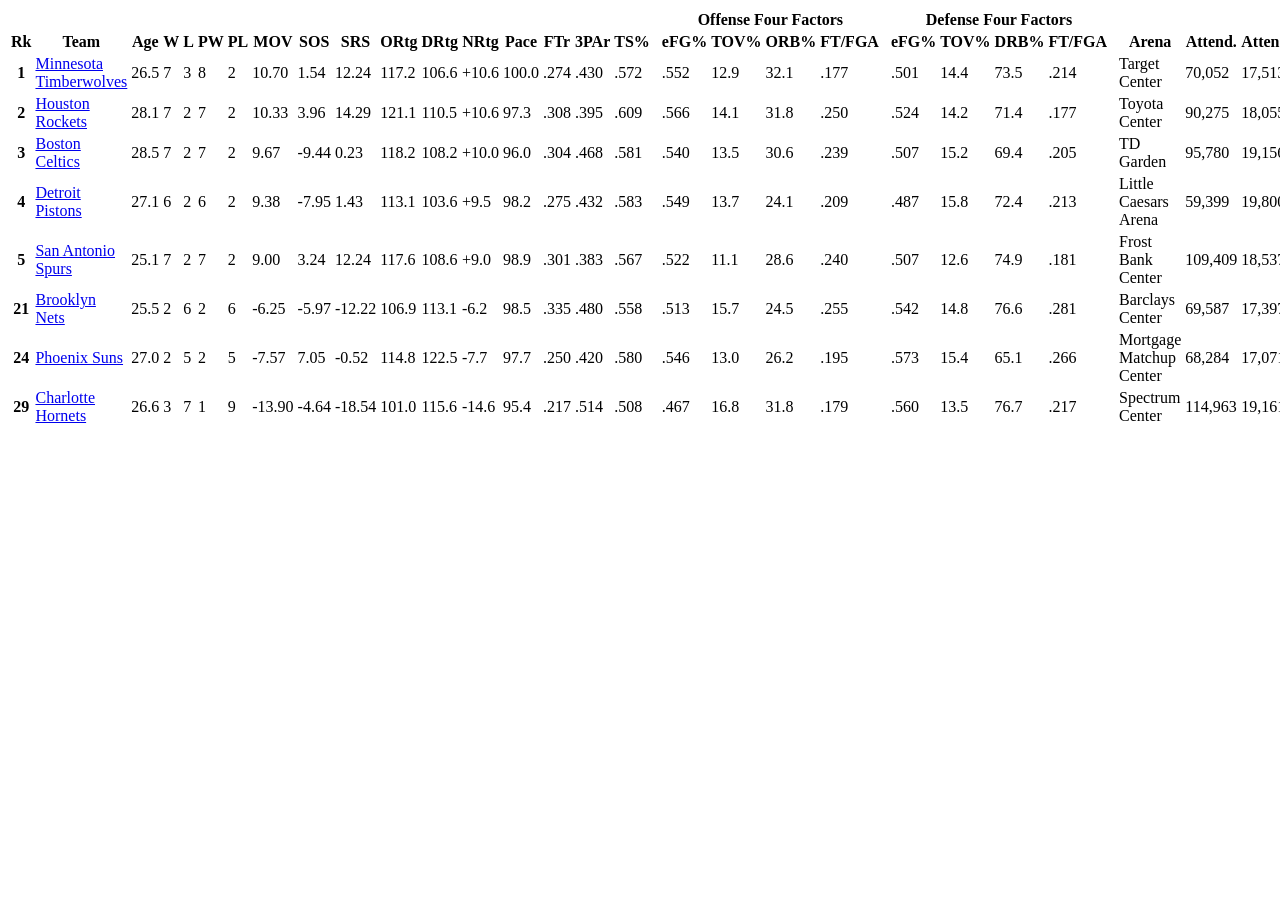
<file: tests/fixtures/ratings_sample.html>
<!DOCTYPE html>
<html><head><meta charset="utf-8"></head><body>
<table id="advanced-team"> <thead> <tr> <th data-stat="" colspan="18"></th> <th data-stat="ff_off" colspan="4">Offense Four Factors</th><th></th> <th data-stat="ff_def" colspan="4">Defense Four Factors</th> <th data-stat="" colspan="4"></th> </tr> <tr> <th data-stat="ranker">Rk</th> <th data-stat="team">Team</th> <th data-stat="age">Age</th> <th data-stat="wins">W</th> <th data-stat="losses">L</th> <th data-stat="wins_pyth">PW</th> <th data-stat="losses_pyth">PL</th> <th data-stat="mov">MOV</th> <th data-stat="sos">SOS</th> <th data-stat="srs">SRS</th> <th data-stat="off_rtg">ORtg</th> <th data-stat="def_rtg">DRtg</th> <th data-stat="net_rtg">NRtg</th> <th data-stat="pace">Pace</th> <th data-stat="fta_per_fga_pct">FTr</th> <th data-stat="fg3a_per_fga_pct">3PAr</th> <th data-stat="ts_pct">TS%</th> <th data-stat="DUMMY"> </th> <th data-stat="efg_pct">eFG%</th> <th data-stat="tov_pct">TOV%</th> <th data-stat="orb_pct">ORB%</th> <th data-stat="ft_rate">FT/FGA</th> <th data-stat="DUMMY"> </th> <th data-stat="opp_efg_pct">eFG%</th> <th data-stat="opp_tov_pct">TOV%</th> <th data-stat="drb_pct">DRB%</th> <th data-stat="opp_ft_rate">FT/FGA</th> <th data-stat="DUMMY"> </th> <th data-stat="arena_name">Arena</th> <th data-stat="attendance">Attend.</th> <th data-stat="attendance_per_g">Attend./G</th> </tr> </thead> <tbody> <tr><th data-stat="ranker">1</th><td data-stat="team"><a href="/teams/MIN/2027.html">Minnesota Timberwolves</a></td><td data-stat="age">26.5</td><td data-stat="wins">7</td><td data-stat="losses">3</td><td data-stat="wins_pyth">8</td><td data-stat="losses_pyth">2</td><td data-stat="mov">10.70</td><td data-stat="sos">1.54</td><td data-stat="srs">12.24</td><td data-stat="off_rtg">117.2</td><td data-stat="def_rtg">106.6</td><td data-stat="net_rtg">+10.6</td><td data-stat="pace">100.0</td><td data-stat="fta_per_fga_pct">.274</td><td data-stat="fg3a_per_fga_pct">.430</td><td data-stat="ts_pct">.572</td><td data-stat="DUMMY"></td><td data-stat="efg_pct">.552</td><td data-stat="tov_pct">12.9</td><td data-stat="orb_pct">32.1</td><td data-stat="ft_rate">.177</td><td data-stat="DUMMY"></td><td data-stat="opp_efg_pct">.501</td><td data-stat="opp_tov_pct">14.4</td><td data-stat="drb_pct">73.5</td><td data-stat="opp_ft_rate">.214</td><td data-stat="DUMMY"></td><td data-stat="arena_name">Target Center</td><td data-stat="attendance">70,052</td><td data-stat="attendance_per_g">17,513</td></tr> <tr><th data-stat="ranker">2</th><td data-stat="team"><a href="/teams/HOU/2027.html">Houston Rockets</a></td><td data-stat="age">28.1</td><td data-stat="wins">7</td><td data-stat="losses">2</td><td data-stat="wins_pyth">7</td><td data-stat="losses_pyth">2</td><td data-stat="mov">10.33</td><td data-stat="sos">3.96</td><td data-stat="srs">14.29</td><td data-stat="off_rtg">121.1</td><td data-stat="def_rtg">110.5</td><td data-stat="net_rtg">+10.6</td><td data-stat="pace">97.3</td><td data-stat="fta_per_fga_pct">.308</td><td data-stat="fg3a_per_fga_pct">.395</td><td data-stat="ts_pct">.609</td><td data-stat="DUMMY"></td><td data-stat="efg_pct">.566</td><td data-stat="tov_pct">14.1</td><td data-stat="orb_pct">31.8</td><td data-stat="ft_rate">.250</td><td data-stat="DUMMY"></td><td data-stat="opp_efg_pct">.524</td><td data-stat="opp_tov_pct">14.2</td><td data-stat="drb_pct">71.4</td><td data-stat="opp_ft_rate">.177</td><td data-stat="DUMMY"></td><td data-stat="arena_name">Toyota Center</td><td data-stat="attendance">90,275</td><td data-stat="attendance_per_g">18,055</td></tr> <tr><th data-stat="ranker">3</th><td data-stat="team"><a href="/teams/BOS/2027.html">Boston Celtics</a></td><td data-stat="age">28.5</td><td data-stat="wins">7</td><td data-stat="losses">2</td><td data-stat="wins_pyth">7</td><td data-stat="losses_pyth">2</td><td data-stat="mov">9.67</td><td data-stat="sos">-9.44</td><td data-stat="srs">0.23</td><td data-stat="off_rtg">118.2</td><td data-stat="def_rtg">108.2</td><td data-stat="net_rtg">+10.0</td><td data-stat="pace">96.0</td><td data-stat="fta_per_fga_pct">.304</td><td data-stat="fg3a_per_fga_pct">.468</td><td data-stat="ts_pct">.581</td><td data-stat="DUMMY"></td><td data-stat="efg_pct">.540</td><td data-stat="tov_pct">13.5</td><td data-stat="orb_pct">30.6</td><td data-stat="ft_rate">.239</td><td data-stat="DUMMY"></td><td data-stat="opp_efg_pct">.507</td><td data-stat="opp_tov_pct">15.2</td><td data-stat="drb_pct">69.4</td><td data-stat="opp_ft_rate">.205</td><td data-stat="DUMMY"></td><td data-stat="arena_name">TD Garden</td><td data-stat="attendance">95,780</td><td data-stat="attendance_per_g">19,156</td></tr> <tr><th data-stat="ranker">4</th><td data-stat="team"><a href="/teams/DET/2027.html">Detroit Pistons</a></td><td data-stat="age">27.1</td><td data-stat="wins">6</td><td data-stat="losses">2</td><td data-stat="wins_pyth">6</td><td data-stat="losses_pyth">2</td><td data-stat="mov">9.38</td><td data-stat="sos">-7.95</td><td data-stat="srs">1.43</td><td data-stat="off_rtg">113.1</td><td data-stat="def_rtg">103.6</td><td data-stat="net_rtg">+9.5</td><td data-stat="pace">98.2</td><td data-stat="fta_per_fga_pct">.275</td><td data-stat="fg3a_per_fga_pct">.432</td><td data-stat="ts_pct">.583</td><td data-stat="DUMMY"></td><td data-stat="efg_pct">.549</td><td data-stat="tov_pct">13.7</td><td data-stat="orb_pct">24.1</td><td data-stat="ft_rate">.209</td><td data-stat="DUMMY"></td><td data-stat="opp_efg_pct">.487</td><td data-stat="opp_tov_pct">15.8</td><td data-stat="drb_pct">72.4</td><td data-stat="opp_ft_rate">.213</td><td data-stat="DUMMY"></td><td data-stat="arena_name">Little Caesars Arena</td><td data-stat="attendance">59,399</td><td data-stat="attendance_per_g">19,800</td></tr> <tr><th data-stat="ranker">5</th><td data-stat="team"><a href="/teams/SAS/2027.html">San Antonio Spurs</a></td><td data-stat="age">25.1</td><td data-stat="wins">7</td><td data-stat="losses">2</td><td data-stat="wins_pyth">7</td><td data-stat="losses_pyth">2</td><td data-stat="mov">9.00</td><td data-stat="sos">3.24</td><td data-stat="srs">12.24</td><td data-stat="off_rtg">117.6</td><td data-stat="def_rtg">108.6</td><td data-stat="net_rtg">+9.0</td><td data-stat="pace">98.9</td><td data-stat="fta_per_fga_pct">.301</td><td data-stat="fg3a_per_fga_pct">.383</td><td data-stat="ts_pct">.567</td><td data-stat="DUMMY"></td><td data-stat="efg_pct">.522</td><td data-stat="tov_pct">11.1</td><td data-stat="orb_pct">28.6</td><td data-stat="ft_rate">.240</td><td data-stat="DUMMY"></td><td data-stat="opp_efg_pct">.507</td><td data-stat="opp_tov_pct">12.6</td><td data-stat="drb_pct">74.9</td><td data-stat="opp_ft_rate">.181</td><td data-stat="DUMMY"></td><td data-stat="arena_name">Frost Bank Center</td><td data-stat="attendance">109,409</td><td data-stat="attendance_per_g">18,537</td></tr> <tr><th data-stat="ranker">21</th><td data-stat="team"><a href="/teams/BRK/2027.html">Brooklyn Nets</a></td><td data-stat="age">25.5</td><td data-stat="wins">2</td><td data-stat="losses">6</td><td data-stat="wins_pyth">2</td><td data-stat="losses_pyth">6</td><td data-stat="mov">-6.25</td><td data-stat="sos">-5.97</td><td data-stat="srs">-12.22</td><td data-stat="off_rtg">106.9</td><td data-stat="def_rtg">113.1</td><td data-stat="net_rtg">-6.2</td><td data-stat="pace">98.5</td><td data-stat="fta_per_fga_pct">.335</td><td data-stat="fg3a_per_fga_pct">.480</td><td data-stat="ts_pct">.558</td><td data-stat="DUMMY"></td><td data-stat="efg_pct">.513</td><td data-stat="tov_pct">15.7</td><td data-stat="orb_pct">24.5</td><td data-stat="ft_rate">.255</td><td data-stat="DUMMY"></td><td data-stat="opp_efg_pct">.542</td><td data-stat="opp_tov_pct">14.8</td><td data-stat="drb_pct">76.6</td><td data-stat="opp_ft_rate">.281</td><td data-stat="DUMMY"></td><td data-stat="arena_name">Barclays Center</td><td data-stat="attendance">69,587</td><td data-stat="attendance_per_g">17,397</td></tr> <tr><th data-stat="ranker">24</th><td data-stat="team"><a href="/teams/PHO/2027.html">Phoenix Suns</a></td><td data-stat="age">27.0</td><td data-stat="wins">2</td><td data-stat="losses">5</td><td data-stat="wins_pyth">2</td><td data-stat="losses_pyth">5</td><td data-stat="mov">-7.57</td><td data-stat="sos">7.05</td><td data-stat="srs">-0.52</td><td data-stat="off_rtg">114.8</td><td data-stat="def_rtg">122.5</td><td data-stat="net_rtg">-7.7</td><td data-stat="pace">97.7</td><td data-stat="fta_per_fga_pct">.250</td><td data-stat="fg3a_per_fga_pct">.420</td><td data-stat="ts_pct">.580</td><td data-stat="DUMMY"></td><td data-stat="efg_pct">.546</td><td data-stat="tov_pct">13.0</td><td data-stat="orb_pct">26.2</td><td data-stat="ft_rate">.195</td><td data-stat="DUMMY"></td><td data-stat="opp_efg_pct">.573</td><td data-stat="opp_tov_pct">15.4</td><td data-stat="drb_pct">65.1</td><td data-stat="opp_ft_rate">.266</td><td data-stat="DUMMY"></td><td data-stat="arena_name">Mortgage Matchup Center</td><td data-stat="attendance">68,284</td><td data-stat="attendance_per_g">17,071</td></tr> <tr><th data-stat="ranker">29</th><td data-stat="team"><a href="/teams/CHO/2027.html">Charlotte Hornets</a></td><td data-stat="age">26.6</td><td data-stat="wins">3</td><td data-stat="losses">7</td><td data-stat="wins_pyth">1</td><td data-stat="losses_pyth">9</td><td data-stat="mov">-13.90</td><td data-stat="sos">-4.64</td><td data-stat="srs">-18.54</td><td data-stat="off_rtg">101.0</td><td data-stat="def_rtg">115.6</td><td data-stat="net_rtg">-14.6</td><td data-stat="pace">95.4</td><td data-stat="fta_per_fga_pct">.217</td><td data-stat="fg3a_per_fga_pct">.514</td><td data-stat="ts_pct">.508</td><td data-stat="DUMMY"></td><td data-stat="efg_pct">.467</td><td data-stat="tov_pct">16.8</td><td data-stat="orb_pct">31.8</td><td data-stat="ft_rate">.179</td><td data-stat="DUMMY"></td><td data-stat="opp_efg_pct">.560</td><td data-stat="opp_tov_pct">13.5</td><td data-stat="drb_pct">76.7</td><td data-stat="opp_ft_rate">.217</td><td data-stat="DUMMY"></td><td data-stat="arena_name">Spectrum Center</td><td data-stat="attendance">114,963</td><td data-stat="attendance_per_g">19,161</td></tr> </tbody></table>
		

 
	
</body></html>
</file>
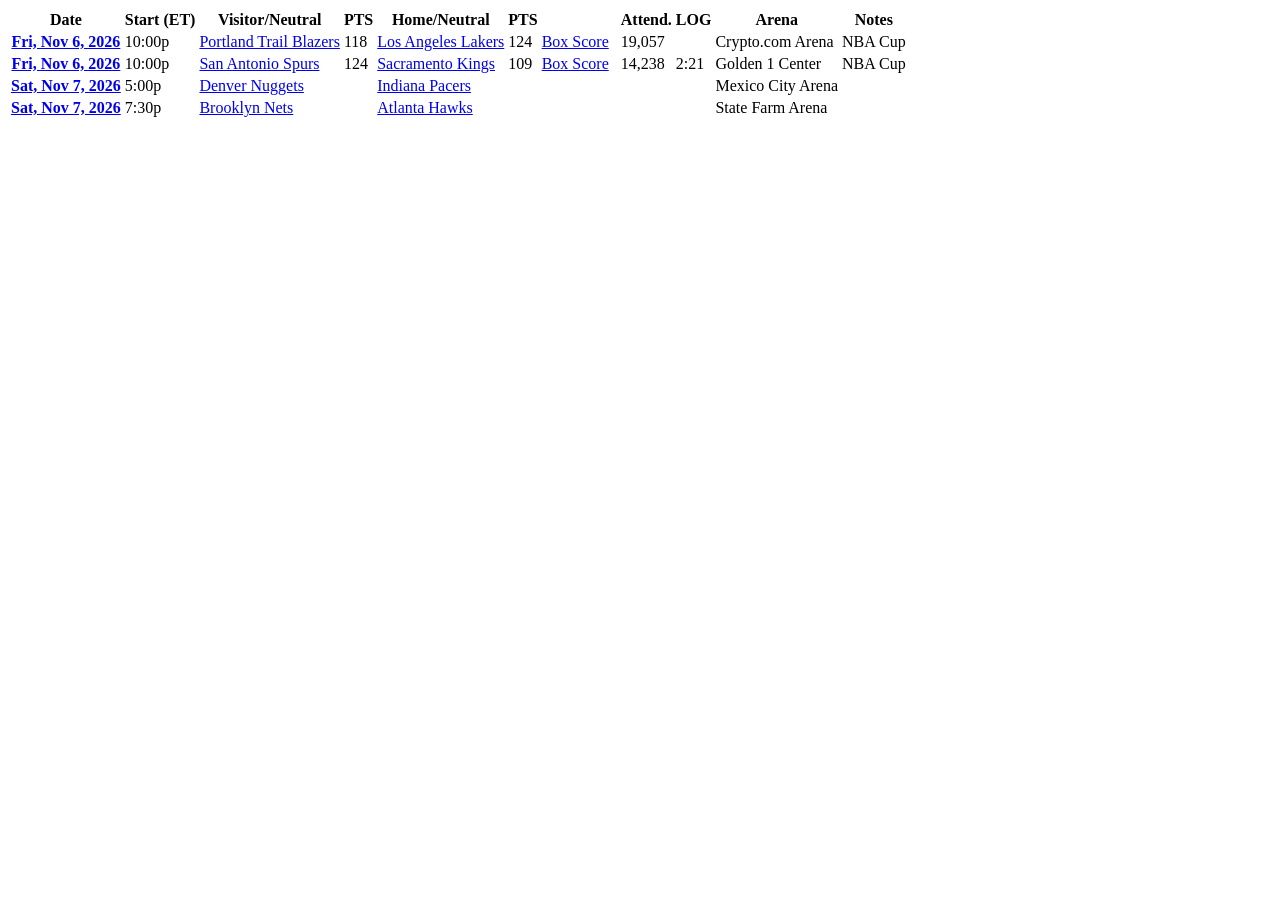
<file: tests/fixtures/schedule_current_sample.html>
<!DOCTYPE html>
<html><head><meta charset="utf-8"></head><body>
<table id="schedule">
<thead>      
      <tr>
         <th aria-label="Date" data-stat="date_game" scope="col" class=" poptip sort_default_asc center" >Date</th>
         <th aria-label="Start (ET)" data-stat="game_start_time" scope="col" class=" poptip center" >Start (ET)</th>
         <th aria-label="Visitor/Neutral" data-stat="visitor_team_name" scope="col" class=" poptip sort_default_asc center" >Visitor/Neutral</th>
         <th aria-label="Visitor Points" data-stat="visitor_pts" scope="col" class=" poptip center" data-tip="Points" >PTS</th>
         <th aria-label="Home/Neutral" data-stat="home_team_name" scope="col" class=" poptip sort_default_asc center" >Home/Neutral</th>
         <th aria-label="Home Points" data-stat="home_pts" scope="col" class=" poptip center" >PTS</th>
         <th aria-label="&nbsp;" data-stat="box_score_text" scope="col" class=" poptip sort_default_asc center" >&nbsp;</th>
         <th aria-label="&nbsp;" data-stat="overtimes" scope="col" class=" poptip center" >&nbsp;</th>
         <th aria-label="Attend." data-stat="attendance" scope="col" class=" poptip center" data-tip="Attendance" >Attend.</th>
         <th aria-label="LOG" data-stat="game_duration" scope="col" class=" poptip center" data-tip="Length of Game" >LOG</th>
         <th aria-label="Arena" data-stat="arena_name" scope="col" class=" poptip sort_default_asc center" >Arena</th>
         <th aria-label="Notes" data-stat="game_remarks" scope="col" class=" poptip sort_default_asc show_partial_when_sorting center" >Notes</th>
      </tr>
      </thead>
<tbody>
<tr ><th scope="row" class="left " data-stat="date_game" csk="202611060LAL" ><a href="/boxscores/index.fcgi?month=11&amp;day=6&amp;year=2026">Fri, Nov 6, 2026</a></th><td class="right " data-stat="game_start_time" >10:00p</td><td class="left " data-stat="visitor_team_name" csk="POR.202611060LAL" ><a href="/teams/POR/2027.html">Portland Trail Blazers</a></td><td class="right " data-stat="visitor_pts" >118</td><td class="left " data-stat="home_team_name" csk="LAL.202611060LAL" ><a href="/teams/LAL/2027.html">Los Angeles Lakers</a></td><td class="right " data-stat="home_pts" >124</td><td class="center " data-stat="box_score_text" ><a href="/boxscores/202611060LAL.html">Box Score</a></td><td class="center iz" data-stat="overtimes" ></td><td class="right " data-stat="attendance" >19,057</td><td class="right iz" data-stat="game_duration" ></td><td class="left " data-stat="arena_name" >Crypto.com Arena</td><td class="left " data-stat="game_remarks" >NBA Cup</td></tr>
<tr ><th scope="row" class="left " data-stat="date_game" csk="202611060SAC" ><a href="/boxscores/index.fcgi?month=11&amp;day=6&amp;year=2026">Fri, Nov 6, 2026</a></th><td class="right " data-stat="game_start_time" >10:00p</td><td class="left " data-stat="visitor_team_name" csk="SAS.202611060SAC" ><a href="/teams/SAS/2027.html">San Antonio Spurs</a></td><td class="right " data-stat="visitor_pts" >124</td><td class="left " data-stat="home_team_name" csk="SAC.202611060SAC" ><a href="/teams/SAC/2027.html">Sacramento Kings</a></td><td class="right " data-stat="home_pts" >109</td><td class="center " data-stat="box_score_text" ><a href="/boxscores/202611060SAC.html">Box Score</a></td><td class="center iz" data-stat="overtimes" ></td><td class="right " data-stat="attendance" >14,238</td><td class="right " data-stat="game_duration" >2:21</td><td class="left " data-stat="arena_name" >Golden 1 Center</td><td class="left " data-stat="game_remarks" >NBA Cup</td></tr>
<tr ><th scope="row" class="left " data-stat="date_game" csk="202611070IND" ><a href="/boxscores/index.fcgi?month=11&amp;day=7&amp;year=2026">Sat, Nov 7, 2026</a></th><td class="right " data-stat="game_start_time" >5:00p</td><td class="left " data-stat="visitor_team_name" csk="DEN.202611070IND" ><a href="/teams/DEN/2027.html">Denver Nuggets</a></td><td class="right iz" data-stat="visitor_pts" ></td><td class="left " data-stat="home_team_name" csk="IND.202611070IND" ><a href="/teams/IND/2027.html">Indiana Pacers</a></td><td class="right iz" data-stat="home_pts" ></td><td class="center iz" data-stat="box_score_text" ></td><td class="center iz" data-stat="overtimes" ></td><td class="right iz" data-stat="attendance" ></td><td class="right iz" data-stat="game_duration" ></td><td class="left " data-stat="arena_name" >Mexico City Arena</td><td class="left iz" data-stat="game_remarks" ></td></tr>
<tr ><th scope="row" class="left " data-stat="date_game" csk="202611070ATL" ><a href="/boxscores/index.fcgi?month=11&amp;day=7&amp;year=2026">Sat, Nov 7, 2026</a></th><td class="right " data-stat="game_start_time" >7:30p</td><td class="left " data-stat="visitor_team_name" csk="BRK.202611070ATL" ><a href="/teams/BRK/2027.html">Brooklyn Nets</a></td><td class="right iz" data-stat="visitor_pts" ></td><td class="left " data-stat="home_team_name" csk="ATL.202611070ATL" ><a href="/teams/ATL/2027.html">Atlanta Hawks</a></td><td class="right iz" data-stat="home_pts" ></td><td class="center iz" data-stat="box_score_text" ></td><td class="center iz" data-stat="overtimes" ></td><td class="right iz" data-stat="attendance" ></td><td class="right iz" data-stat="game_duration" ></td><td class="left " data-stat="arena_name" >State Farm Arena</td><td class="left iz" data-stat="game_remarks" ></td></tr>
</tbody></table>
</body></html>
</file>
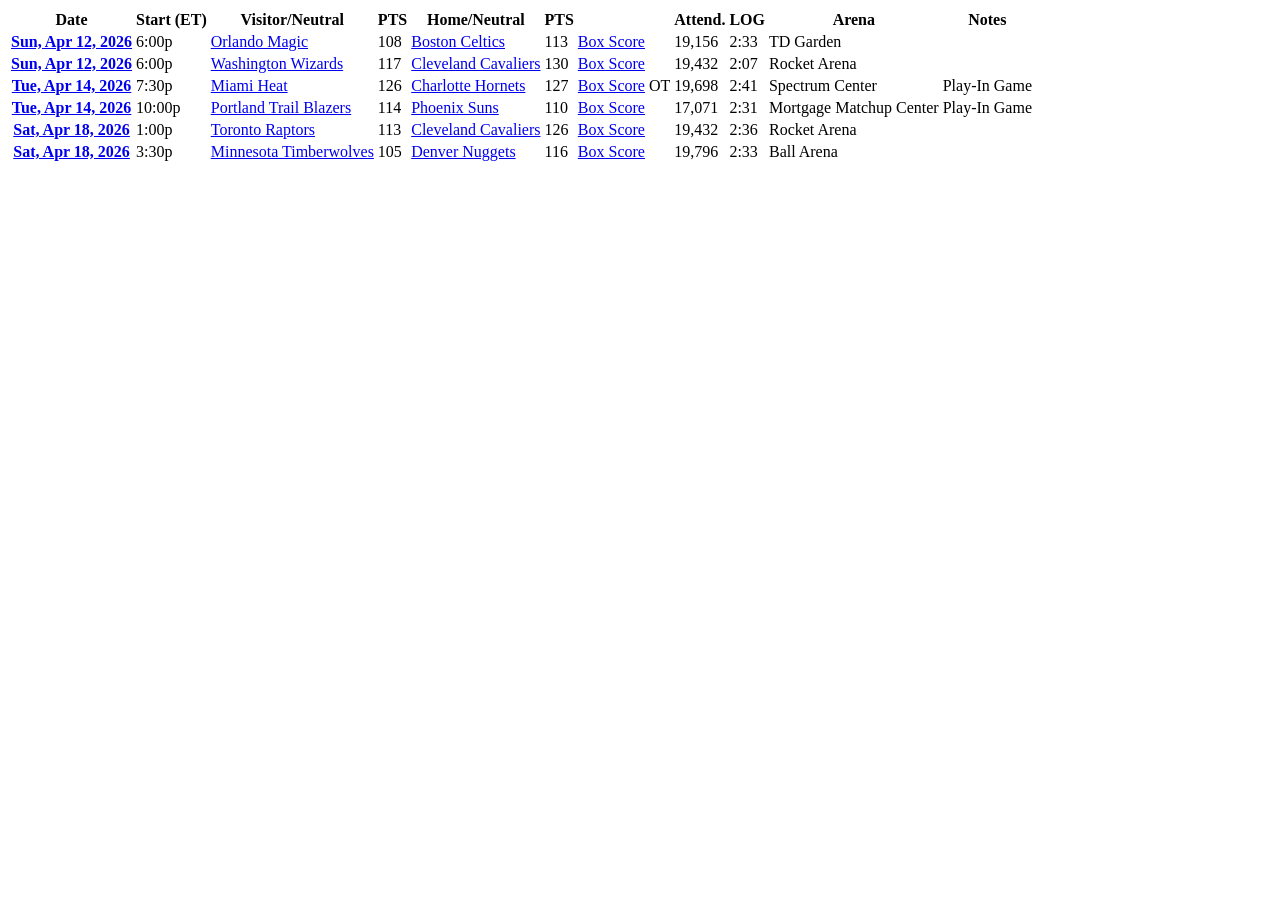
<file: tests/fixtures/schedule_playin_era_sample.html>
<!DOCTYPE html>
<html><head><meta charset="utf-8"></head><body>
<table id="schedule">
<thead>      
      <tr>
         <th aria-label="Date" data-stat="date_game" scope="col" class=" poptip sort_default_asc center" >Date</th>
         <th aria-label="Start (ET)" data-stat="game_start_time" scope="col" class=" poptip center" >Start (ET)</th>
         <th aria-label="Visitor/Neutral" data-stat="visitor_team_name" scope="col" class=" poptip sort_default_asc center" >Visitor/Neutral</th>
         <th aria-label="Visitor Points" data-stat="visitor_pts" scope="col" class=" poptip center" data-tip="Points" >PTS</th>
         <th aria-label="Home/Neutral" data-stat="home_team_name" scope="col" class=" poptip sort_default_asc center" >Home/Neutral</th>
         <th aria-label="Home Points" data-stat="home_pts" scope="col" class=" poptip center" >PTS</th>
         <th aria-label="&nbsp;" data-stat="box_score_text" scope="col" class=" poptip sort_default_asc center" >&nbsp;</th>
         <th aria-label="&nbsp;" data-stat="overtimes" scope="col" class=" poptip center" >&nbsp;</th>
         <th aria-label="Attend." data-stat="attendance" scope="col" class=" poptip center" data-tip="Attendance" >Attend.</th>
         <th aria-label="LOG" data-stat="game_duration" scope="col" class=" poptip center" data-tip="Length of Game" >LOG</th>
         <th aria-label="Arena" data-stat="arena_name" scope="col" class=" poptip sort_default_asc center" >Arena</th>
         <th aria-label="Notes" data-stat="game_remarks" scope="col" class=" poptip sort_default_asc show_partial_when_sorting center" >Notes</th>
      </tr>
      </thead>
<tbody>
<tr ><th scope="row" class="left " data-stat="date_game" csk="202604120BOS" ><a href="/boxscores/index.fcgi?month=4&amp;day=12&amp;year=2026">Sun, Apr 12, 2026</a></th><td class="right " data-stat="game_start_time" >6:00p</td><td class="left " data-stat="visitor_team_name" csk="ORL.202604120BOS" ><a href="/teams/ORL/2026.html">Orlando Magic</a></td><td class="right " data-stat="visitor_pts" >108</td><td class="left " data-stat="home_team_name" csk="BOS.202604120BOS" ><a href="/teams/BOS/2026.html">Boston Celtics</a></td><td class="right " data-stat="home_pts" >113</td><td class="center " data-stat="box_score_text" ><a href="/boxscores/202604120BOS.html">Box Score</a></td><td class="center iz" data-stat="overtimes" ></td><td class="right " data-stat="attendance" >19,156</td><td class="right " data-stat="game_duration" >2:33</td><td class="left " data-stat="arena_name" >TD Garden</td><td class="left iz" data-stat="game_remarks" ></td></tr>
<tr ><th scope="row" class="left " data-stat="date_game" csk="202604120CLE" ><a href="/boxscores/index.fcgi?month=4&amp;day=12&amp;year=2026">Sun, Apr 12, 2026</a></th><td class="right " data-stat="game_start_time" >6:00p</td><td class="left " data-stat="visitor_team_name" csk="WAS.202604120CLE" ><a href="/teams/WAS/2026.html">Washington Wizards</a></td><td class="right " data-stat="visitor_pts" >117</td><td class="left " data-stat="home_team_name" csk="CLE.202604120CLE" ><a href="/teams/CLE/2026.html">Cleveland Cavaliers</a></td><td class="right " data-stat="home_pts" >130</td><td class="center " data-stat="box_score_text" ><a href="/boxscores/202604120CLE.html">Box Score</a></td><td class="center iz" data-stat="overtimes" ></td><td class="right " data-stat="attendance" >19,432</td><td class="right " data-stat="game_duration" >2:07</td><td class="left " data-stat="arena_name" >Rocket Arena</td><td class="left iz" data-stat="game_remarks" ></td></tr>
<tr ><th scope="row" class="left " data-stat="date_game" csk="202604140CHO" ><a href="/boxscores/index.fcgi?month=4&amp;day=14&amp;year=2026">Tue, Apr 14, 2026</a></th><td class="right " data-stat="game_start_time" >7:30p</td><td class="left " data-stat="visitor_team_name" csk="MIA.202604140CHO" ><a href="/teams/MIA/2026.html">Miami Heat</a></td><td class="right " data-stat="visitor_pts" >126</td><td class="left " data-stat="home_team_name" csk="CHO.202604140CHO" ><a href="/teams/CHO/2026.html">Charlotte Hornets</a></td><td class="right " data-stat="home_pts" >127</td><td class="center " data-stat="box_score_text" ><a href="/boxscores/202604140CHO.html">Box Score</a></td><td class="center " data-stat="overtimes" >OT</td><td class="right " data-stat="attendance" >19,698</td><td class="right " data-stat="game_duration" >2:41</td><td class="left " data-stat="arena_name" >Spectrum Center</td><td class="left " data-stat="game_remarks" >Play-In Game</td></tr>
<tr ><th scope="row" class="left " data-stat="date_game" csk="202604140PHO" ><a href="/boxscores/index.fcgi?month=4&amp;day=14&amp;year=2026">Tue, Apr 14, 2026</a></th><td class="right " data-stat="game_start_time" >10:00p</td><td class="left " data-stat="visitor_team_name" csk="POR.202604140PHO" ><a href="/teams/POR/2026.html">Portland Trail Blazers</a></td><td class="right " data-stat="visitor_pts" >114</td><td class="left " data-stat="home_team_name" csk="PHO.202604140PHO" ><a href="/teams/PHO/2026.html">Phoenix Suns</a></td><td class="right " data-stat="home_pts" >110</td><td class="center " data-stat="box_score_text" ><a href="/boxscores/202604140PHO.html">Box Score</a></td><td class="center iz" data-stat="overtimes" ></td><td class="right " data-stat="attendance" >17,071</td><td class="right " data-stat="game_duration" >2:31</td><td class="left " data-stat="arena_name" >Mortgage Matchup Center</td><td class="left " data-stat="game_remarks" >Play-In Game</td></tr>
<tr ><th scope="row" class="left " data-stat="date_game" csk="202604180CLE" ><a href="/boxscores/index.fcgi?month=4&amp;day=18&amp;year=2026">Sat, Apr 18, 2026</a></th><td class="right " data-stat="game_start_time" >1:00p</td><td class="left " data-stat="visitor_team_name" csk="TOR.202604180CLE" ><a href="/teams/TOR/2026.html">Toronto Raptors</a></td><td class="right " data-stat="visitor_pts" >113</td><td class="left " data-stat="home_team_name" csk="CLE.202604180CLE" ><a href="/teams/CLE/2026.html">Cleveland Cavaliers</a></td><td class="right " data-stat="home_pts" >126</td><td class="center " data-stat="box_score_text" ><a href="/boxscores/202604180CLE.html">Box Score</a></td><td class="center iz" data-stat="overtimes" ></td><td class="right " data-stat="attendance" >19,432</td><td class="right " data-stat="game_duration" >2:36</td><td class="left " data-stat="arena_name" >Rocket Arena</td><td class="left iz" data-stat="game_remarks" ></td></tr>
<tr ><th scope="row" class="left " data-stat="date_game" csk="202604180DEN" ><a href="/boxscores/index.fcgi?month=4&amp;day=18&amp;year=2026">Sat, Apr 18, 2026</a></th><td class="right " data-stat="game_start_time" >3:30p</td><td class="left " data-stat="visitor_team_name" csk="MIN.202604180DEN" ><a href="/teams/MIN/2026.html">Minnesota Timberwolves</a></td><td class="right " data-stat="visitor_pts" >105</td><td class="left " data-stat="home_team_name" csk="DEN.202604180DEN" ><a href="/teams/DEN/2026.html">Denver Nuggets</a></td><td class="right " data-stat="home_pts" >116</td><td class="center " data-stat="box_score_text" ><a href="/boxscores/202604180DEN.html">Box Score</a></td><td class="center iz" data-stat="overtimes" ></td><td class="right " data-stat="attendance" >19,796</td><td class="right " data-stat="game_duration" >2:33</td><td class="left " data-stat="arena_name" >Ball Arena</td><td class="left iz" data-stat="game_remarks" ></td></tr>
</tbody></table>
</body></html>
</file>
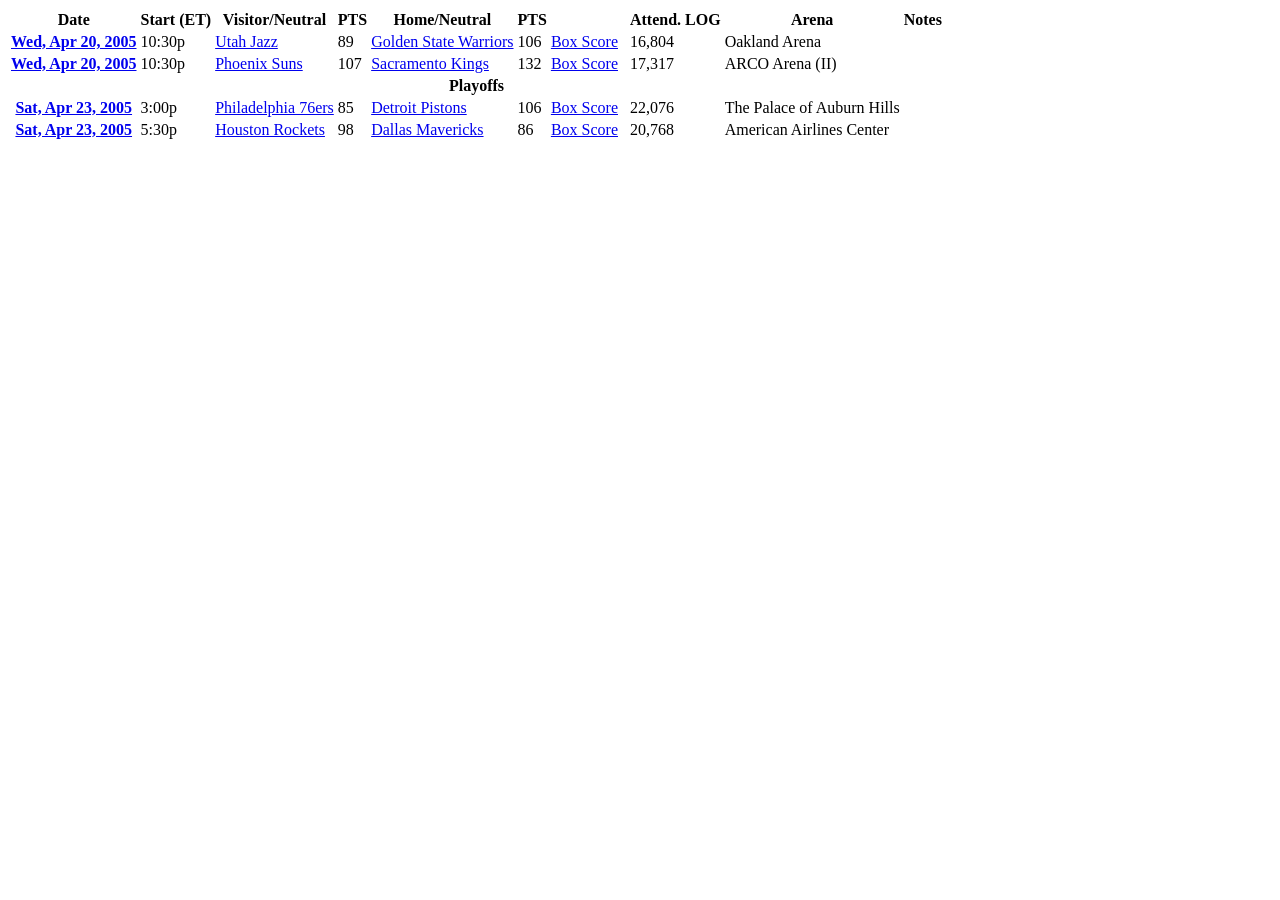
<file: tests/fixtures/schedule_separator_sample.html>
<!DOCTYPE html>
<html><head><meta charset="utf-8"></head><body>
<table id="schedule">
<thead>      
      <tr>
         <th aria-label="Date" data-stat="date_game" scope="col" class=" poptip sort_default_asc center" >Date</th>
         <th aria-label="Start (ET)" data-stat="game_start_time" scope="col" class=" poptip center" >Start (ET)</th>
         <th aria-label="Visitor/Neutral" data-stat="visitor_team_name" scope="col" class=" poptip sort_default_asc center" >Visitor/Neutral</th>
         <th aria-label="Visitor Points" data-stat="visitor_pts" scope="col" class=" poptip center" data-tip="Points" >PTS</th>
         <th aria-label="Home/Neutral" data-stat="home_team_name" scope="col" class=" poptip sort_default_asc center" >Home/Neutral</th>
         <th aria-label="Home Points" data-stat="home_pts" scope="col" class=" poptip center" >PTS</th>
         <th aria-label="&nbsp;" data-stat="box_score_text" scope="col" class=" poptip sort_default_asc center" >&nbsp;</th>
         <th aria-label="&nbsp;" data-stat="overtimes" scope="col" class=" poptip center" >&nbsp;</th>
         <th aria-label="Attend." data-stat="attendance" scope="col" class=" poptip center" data-tip="Attendance" >Attend.</th>
         <th aria-label="LOG" data-stat="game_duration" scope="col" class=" poptip center" data-tip="Length of Game" >LOG</th>
         <th aria-label="Arena" data-stat="arena_name" scope="col" class=" poptip sort_default_asc center" >Arena</th>
         <th aria-label="Notes" data-stat="game_remarks" scope="col" class=" poptip sort_default_asc show_partial_when_sorting center" >Notes</th>
      </tr>
      </thead>
<tbody>
<tr ><th scope="row" class="left " data-stat="date_game" csk="200504200GSW" ><a href="/boxscores/index.fcgi?month=4&amp;day=20&amp;year=2005">Wed, Apr 20, 2005</a></th><td class="right " data-stat="game_start_time" >10:30p</td><td class="left " data-stat="visitor_team_name" csk="UTA.200504200GSW" ><a href="/teams/UTA/2005.html">Utah Jazz</a></td><td class="right " data-stat="visitor_pts" >89</td><td class="left " data-stat="home_team_name" csk="GSW.200504200GSW" ><a href="/teams/GSW/2005.html">Golden State Warriors</a></td><td class="right " data-stat="home_pts" >106</td><td class="center " data-stat="box_score_text" ><a href="/boxscores/200504200GSW.html">Box Score</a></td><td class="center iz" data-stat="overtimes" ></td><td class="right " data-stat="attendance" >16,804</td><td class="right iz" data-stat="game_duration" ></td><td class="left " data-stat="arena_name" >Oakland Arena</td><td class="left iz" data-stat="game_remarks" ></td></tr>
<tr ><th scope="row" class="left " data-stat="date_game" csk="200504200SAC" ><a href="/boxscores/index.fcgi?month=4&amp;day=20&amp;year=2005">Wed, Apr 20, 2005</a></th><td class="right " data-stat="game_start_time" >10:30p</td><td class="left " data-stat="visitor_team_name" csk="PHO.200504200SAC" ><a href="/teams/PHO/2005.html">Phoenix Suns</a></td><td class="right " data-stat="visitor_pts" >107</td><td class="left " data-stat="home_team_name" csk="SAC.200504200SAC" ><a href="/teams/SAC/2005.html">Sacramento Kings</a></td><td class="right " data-stat="home_pts" >132</td><td class="center " data-stat="box_score_text" ><a href="/boxscores/200504200SAC.html">Box Score</a></td><td class="center iz" data-stat="overtimes" ></td><td class="right " data-stat="attendance" >17,317</td><td class="right iz" data-stat="game_duration" ></td><td class="left " data-stat="arena_name" >ARCO Arena (II)</td><td class="left iz" data-stat="game_remarks" ></td></tr>
<tr class='thead'><th colspan='12'>Playoffs</th></tr>
<tr ><th scope="row" class="left " data-stat="date_game" csk="200504230DET" ><a href="/boxscores/index.fcgi?month=4&amp;day=23&amp;year=2005">Sat, Apr 23, 2005</a></th><td class="right " data-stat="game_start_time" >3:00p</td><td class="left " data-stat="visitor_team_name" csk="PHI.200504230DET" ><a href="/teams/PHI/2005.html">Philadelphia 76ers</a></td><td class="right " data-stat="visitor_pts" >85</td><td class="left " data-stat="home_team_name" csk="DET.200504230DET" ><a href="/teams/DET/2005.html">Detroit Pistons</a></td><td class="right " data-stat="home_pts" >106</td><td class="center " data-stat="box_score_text" ><a href="/boxscores/200504230DET.html">Box Score</a></td><td class="center iz" data-stat="overtimes" ></td><td class="right " data-stat="attendance" >22,076</td><td class="right iz" data-stat="game_duration" ></td><td class="left " data-stat="arena_name" >The Palace of Auburn Hills</td><td class="left iz" data-stat="game_remarks" ></td></tr>
<tr ><th scope="row" class="left " data-stat="date_game" csk="200504230DAL" ><a href="/boxscores/index.fcgi?month=4&amp;day=23&amp;year=2005">Sat, Apr 23, 2005</a></th><td class="right " data-stat="game_start_time" >5:30p</td><td class="left " data-stat="visitor_team_name" csk="HOU.200504230DAL" ><a href="/teams/HOU/2005.html">Houston Rockets</a></td><td class="right " data-stat="visitor_pts" >98</td><td class="left " data-stat="home_team_name" csk="DAL.200504230DAL" ><a href="/teams/DAL/2005.html">Dallas Mavericks</a></td><td class="right " data-stat="home_pts" >86</td><td class="center " data-stat="box_score_text" ><a href="/boxscores/200504230DAL.html">Box Score</a></td><td class="center iz" data-stat="overtimes" ></td><td class="right " data-stat="attendance" >20,768</td><td class="right iz" data-stat="game_duration" ></td><td class="left " data-stat="arena_name" >American Airlines Center</td><td class="left iz" data-stat="game_remarks" ></td></tr>
</tbody></table>
</body></html>
</file>
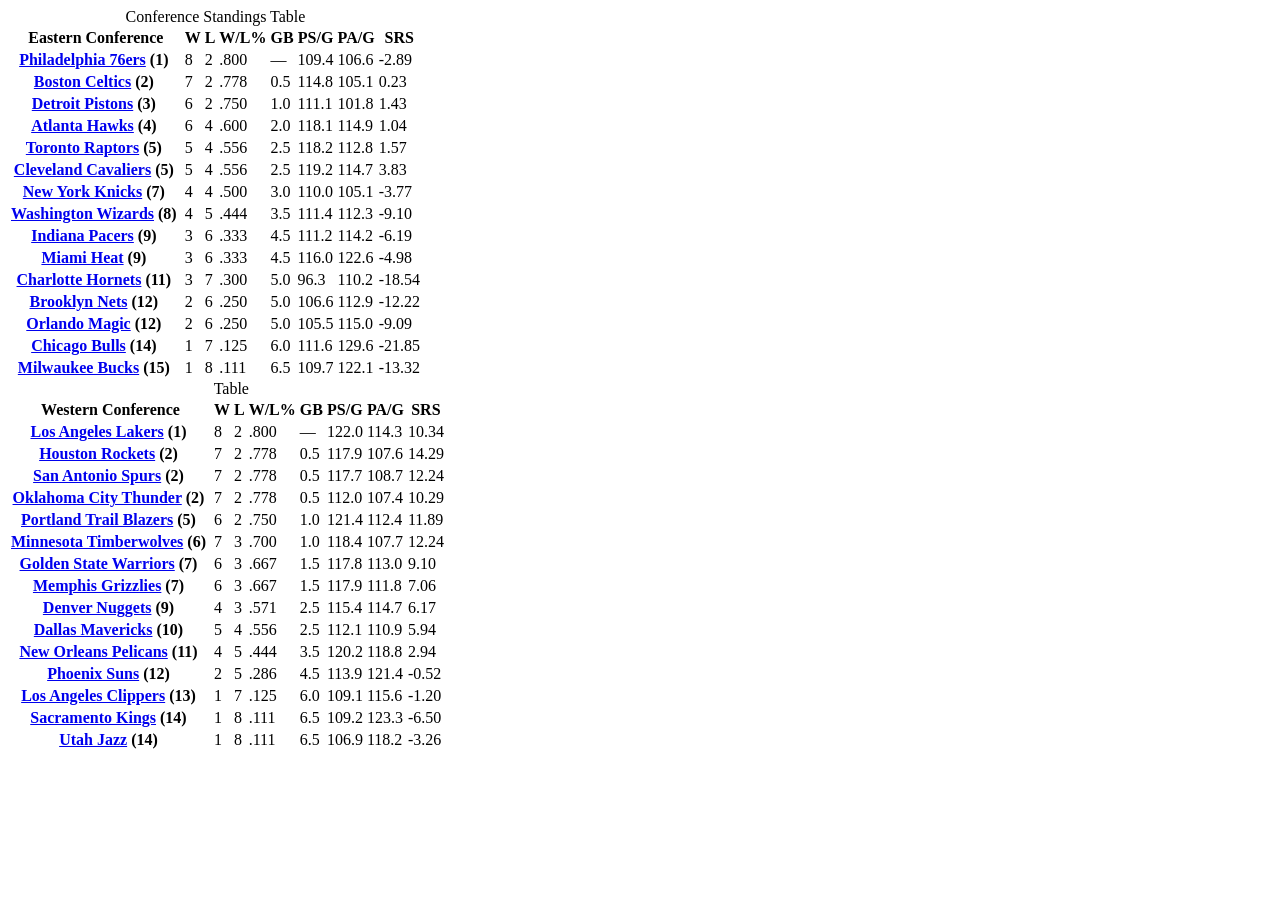
<file: tests/fixtures/standings_sample.html>
<html><body>
<table class="suppress_all sortable stats_table" id="confs_standings_E" data-cols-to-freeze=",1"> <caption>Conference Standings Table</caption> <colgroup><col><col><col><col><col><col><col><col></colgroup> <thead> <tr> <th aria-label="Eastern Conference" data-stat="team_name" scope="col" class=" poptip sort_default_asc left" >Eastern Conference</th> <th aria-label="Wins" data-stat="wins" scope="col" class=" poptip right" data-tip="Wins" >W</th> <th aria-label="Losses" data-stat="losses" scope="col" class=" poptip right" data-tip="Losses" >L</th> <th aria-label="Win-Loss Percentage" data-stat="win_loss_pct" scope="col" class=" poptip right" data-tip="Win-Loss Percentage" >W/L%</th> <th aria-label="GB" data-stat="gb" scope="col" class=" poptip sort_default_asc right" data-tip="Games Behind" >GB</th> <th aria-label="Points Per Game" data-stat="pts_per_g" scope="col" class=" poptip right" data-tip="Points Per Game" >PS/G</th> <th aria-label="Opponent Points Per Game" data-stat="opp_pts_per_g" scope="col" class=" poptip right" data-tip="Opponent Points Per Game" >PA/G</th> <th aria-label="Simple Rating System" data-stat="srs" scope="col" class=" poptip right" data-tip="Simple Rating System; a team rating that takes into account average point differential and strength of schedule. The rating is denominated in points above/below average, where zero is average." >SRS</th> </tr> </thead> <tbody><tr class="full_table" ><th scope="row" class="left " data-stat="team_name" ><a href="/teams/PHI/2027.html">Philadelphia 76ers</a>&nbsp;<span class='seed'>(1)&nbsp;</span></th><td class="right " data-stat="wins" >8</td><td class="right " data-stat="losses" >2</td><td class="right " data-stat="win_loss_pct" >.800</td><td class="right " data-stat="gb" >&mdash;</td><td class="right " data-stat="pts_per_g" >109.4</td><td class="right " data-stat="opp_pts_per_g" >106.6</td><td class="right " data-stat="srs" >-2.89</td></tr> <tr class="full_table" ><th scope="row" class="left " data-stat="team_name" ><a href="/teams/BOS/2027.html">Boston Celtics</a>&nbsp;<span class='seed'>(2)&nbsp;</span></th><td class="right " data-stat="wins" >7</td><td class="right " data-stat="losses" >2</td><td class="right " data-stat="win_loss_pct" >.778</td><td class="right " data-stat="gb" >0.5</td><td class="right " data-stat="pts_per_g" >114.8</td><td class="right " data-stat="opp_pts_per_g" >105.1</td><td class="right " data-stat="srs" >0.23</td></tr> <tr class="full_table" ><th scope="row" class="left " data-stat="team_name" ><a href="/teams/DET/2027.html">Detroit Pistons</a>&nbsp;<span class='seed'>(3)&nbsp;</span></th><td class="right " data-stat="wins" >6</td><td class="right " data-stat="losses" >2</td><td class="right " data-stat="win_loss_pct" >.750</td><td class="right " data-stat="gb" >1.0</td><td class="right " data-stat="pts_per_g" >111.1</td><td class="right " data-stat="opp_pts_per_g" >101.8</td><td class="right " data-stat="srs" >1.43</td></tr> <tr class="full_table" ><th scope="row" class="left " data-stat="team_name" ><a href="/teams/ATL/2027.html">Atlanta Hawks</a>&nbsp;<span class='seed'>(4)&nbsp;</span></th><td class="right " data-stat="wins" >6</td><td class="right " data-stat="losses" >4</td><td class="right " data-stat="win_loss_pct" >.600</td><td class="right " data-stat="gb" >2.0</td><td class="right " data-stat="pts_per_g" >118.1</td><td class="right " data-stat="opp_pts_per_g" >114.9</td><td class="right " data-stat="srs" >1.04</td></tr> <tr class="full_table" ><th scope="row" class="left " data-stat="team_name" ><a href="/teams/TOR/2027.html">Toronto Raptors</a>&nbsp;<span class='seed'>(5)&nbsp;</span></th><td class="right " data-stat="wins" >5</td><td class="right " data-stat="losses" >4</td><td class="right " data-stat="win_loss_pct" >.556</td><td class="right " data-stat="gb" >2.5</td><td class="right " data-stat="pts_per_g" >118.2</td><td class="right " data-stat="opp_pts_per_g" >112.8</td><td class="right " data-stat="srs" >1.57</td></tr> <tr class="full_table" ><th scope="row" class="left " data-stat="team_name" ><a href="/teams/CLE/2027.html">Cleveland Cavaliers</a>&nbsp;<span class='seed'>(5)&nbsp;</span></th><td class="right " data-stat="wins" >5</td><td class="right " data-stat="losses" >4</td><td class="right " data-stat="win_loss_pct" >.556</td><td class="right " data-stat="gb" >2.5</td><td class="right " data-stat="pts_per_g" >119.2</td><td class="right " data-stat="opp_pts_per_g" >114.7</td><td class="right " data-stat="srs" >3.83</td></tr> <tr class="full_table" ><th scope="row" class="left " data-stat="team_name" ><a href="/teams/NYK/2027.html">New York Knicks</a>&nbsp;<span class='seed'>(7)&nbsp;</span></th><td class="right " data-stat="wins" >4</td><td class="right " data-stat="losses" >4</td><td class="right " data-stat="win_loss_pct" >.500</td><td class="right " data-stat="gb" >3.0</td><td class="right " data-stat="pts_per_g" >110.0</td><td class="right " data-stat="opp_pts_per_g" >105.1</td><td class="right " data-stat="srs" >-3.77</td></tr> <tr class="full_table" ><th scope="row" class="left " data-stat="team_name" ><a href="/teams/WAS/2027.html">Washington Wizards</a>&nbsp;<span class='seed'>(8)&nbsp;</span></th><td class="right " data-stat="wins" >4</td><td class="right " data-stat="losses" >5</td><td class="right " data-stat="win_loss_pct" >.444</td><td class="right " data-stat="gb" >3.5</td><td class="right " data-stat="pts_per_g" >111.4</td><td class="right " data-stat="opp_pts_per_g" >112.3</td><td class="right " data-stat="srs" >-9.10</td></tr> <tr class="full_table" ><th scope="row" class="left " data-stat="team_name" ><a href="/teams/IND/2027.html">Indiana Pacers</a>&nbsp;<span class='seed'>(9)&nbsp;</span></th><td class="right " data-stat="wins" >3</td><td class="right " data-stat="losses" >6</td><td class="right " data-stat="win_loss_pct" >.333</td><td class="right " data-stat="gb" >4.5</td><td class="right " data-stat="pts_per_g" >111.2</td><td class="right " data-stat="opp_pts_per_g" >114.2</td><td class="right " data-stat="srs" >-6.19</td></tr> <tr class="full_table" ><th scope="row" class="left " data-stat="team_name" ><a href="/teams/MIA/2027.html">Miami Heat</a>&nbsp;<span class='seed'>(9)&nbsp;</span></th><td class="right " data-stat="wins" >3</td><td class="right " data-stat="losses" >6</td><td class="right " data-stat="win_loss_pct" >.333</td><td class="right " data-stat="gb" >4.5</td><td class="right " data-stat="pts_per_g" >116.0</td><td class="right " data-stat="opp_pts_per_g" >122.6</td><td class="right " data-stat="srs" >-4.98</td></tr> <tr class="full_table" ><th scope="row" class="left " data-stat="team_name" ><a href="/teams/CHO/2027.html">Charlotte Hornets</a>&nbsp;<span class='seed'>(11)&nbsp;</span></th><td class="right " data-stat="wins" >3</td><td class="right " data-stat="losses" >7</td><td class="right " data-stat="win_loss_pct" >.300</td><td class="right " data-stat="gb" >5.0</td><td class="right " data-stat="pts_per_g" >96.3</td><td class="right " data-stat="opp_pts_per_g" >110.2</td><td class="right " data-stat="srs" >-18.54</td></tr> <tr class="full_table" ><th scope="row" class="left " data-stat="team_name" ><a href="/teams/BRK/2027.html">Brooklyn Nets</a>&nbsp;<span class='seed'>(12)&nbsp;</span></th><td class="right " data-stat="wins" >2</td><td class="right " data-stat="losses" >6</td><td class="right " data-stat="win_loss_pct" >.250</td><td class="right " data-stat="gb" >5.0</td><td class="right " data-stat="pts_per_g" >106.6</td><td class="right " data-stat="opp_pts_per_g" >112.9</td><td class="right " data-stat="srs" >-12.22</td></tr> <tr class="full_table" ><th scope="row" class="left " data-stat="team_name" ><a href="/teams/ORL/2027.html">Orlando Magic</a>&nbsp;<span class='seed'>(12)&nbsp;</span></th><td class="right " data-stat="wins" >2</td><td class="right " data-stat="losses" >6</td><td class="right " data-stat="win_loss_pct" >.250</td><td class="right " data-stat="gb" >5.0</td><td class="right " data-stat="pts_per_g" >105.5</td><td class="right " data-stat="opp_pts_per_g" >115.0</td><td class="right " data-stat="srs" >-9.09</td></tr> <tr class="full_table" ><th scope="row" class="left " data-stat="team_name" ><a href="/teams/CHI/2027.html">Chicago Bulls</a>&nbsp;<span class='seed'>(14)&nbsp;</span></th><td class="right " data-stat="wins" >1</td><td class="right " data-stat="losses" >7</td><td class="right " data-stat="win_loss_pct" >.125</td><td class="right " data-stat="gb" >6.0</td><td class="right " data-stat="pts_per_g" >111.6</td><td class="right " data-stat="opp_pts_per_g" >129.6</td><td class="right " data-stat="srs" >-21.85</td></tr> <tr class="full_table" ><th scope="row" class="left " data-stat="team_name" ><a href="/teams/MIL/2027.html">Milwaukee Bucks</a>&nbsp;<span class='seed'>(15)&nbsp;</span></th><td class="right " data-stat="wins" >1</td><td class="right " data-stat="losses" >8</td><td class="right " data-stat="win_loss_pct" >.111</td><td class="right " data-stat="gb" >6.5</td><td class="right " data-stat="pts_per_g" >109.7</td><td class="right " data-stat="opp_pts_per_g" >122.1</td><td class="right " data-stat="srs" >-13.32</td></tr> </table>
<table class="suppress_all sortable stats_table" id="confs_standings_W" data-cols-to-freeze=",1"> <caption>&nbsp; Table</caption> <colgroup><col><col><col><col><col><col><col><col></colgroup> <thead> <tr> <th aria-label="Western Conference" data-stat="team_name" scope="col" class=" poptip sort_default_asc left" >Western Conference</th> <th aria-label="Wins" data-stat="wins" scope="col" class=" poptip right" data-tip="Wins" >W</th> <th aria-label="Losses" data-stat="losses" scope="col" class=" poptip right" data-tip="Losses" >L</th> <th aria-label="Win-Loss Percentage" data-stat="win_loss_pct" scope="col" class=" poptip right" data-tip="Win-Loss Percentage" >W/L%</th> <th aria-label="GB" data-stat="gb" scope="col" class=" poptip sort_default_asc right" data-tip="Games Behind" >GB</th> <th aria-label="Points Per Game" data-stat="pts_per_g" scope="col" class=" poptip right" data-tip="Points Per Game" >PS/G</th> <th aria-label="Opponent Points Per Game" data-stat="opp_pts_per_g" scope="col" class=" poptip right" data-tip="Opponent Points Per Game" >PA/G</th> <th aria-label="Simple Rating System" data-stat="srs" scope="col" class=" poptip right" data-tip="Simple Rating System; a team rating that takes into account average point differential and strength of schedule. The rating is denominated in points above/below average, where zero is average." >SRS</th> </tr> </thead> <tbody><tr class="full_table" ><th scope="row" class="left " data-stat="team_name" ><a href="/teams/LAL/2027.html">Los Angeles Lakers</a>&nbsp;<span class='seed'>(1)&nbsp;</span></th><td class="right " data-stat="wins" >8</td><td class="right " data-stat="losses" >2</td><td class="right " data-stat="win_loss_pct" >.800</td><td class="right " data-stat="gb" >&mdash;</td><td class="right " data-stat="pts_per_g" >122.0</td><td class="right " data-stat="opp_pts_per_g" >114.3</td><td class="right " data-stat="srs" >10.34</td></tr> <tr class="full_table" ><th scope="row" class="left " data-stat="team_name" ><a href="/teams/HOU/2027.html">Houston Rockets</a>&nbsp;<span class='seed'>(2)&nbsp;</span></th><td class="right " data-stat="wins" >7</td><td class="right " data-stat="losses" >2</td><td class="right " data-stat="win_loss_pct" >.778</td><td class="right " data-stat="gb" >0.5</td><td class="right " data-stat="pts_per_g" >117.9</td><td class="right " data-stat="opp_pts_per_g" >107.6</td><td class="right " data-stat="srs" >14.29</td></tr> <tr class="full_table" ><th scope="row" class="left " data-stat="team_name" ><a href="/teams/SAS/2027.html">San Antonio Spurs</a>&nbsp;<span class='seed'>(2)&nbsp;</span></th><td class="right " data-stat="wins" >7</td><td class="right " data-stat="losses" >2</td><td class="right " data-stat="win_loss_pct" >.778</td><td class="right " data-stat="gb" >0.5</td><td class="right " data-stat="pts_per_g" >117.7</td><td class="right " data-stat="opp_pts_per_g" >108.7</td><td class="right " data-stat="srs" >12.24</td></tr> <tr class="full_table" ><th scope="row" class="left " data-stat="team_name" ><a href="/teams/OKC/2027.html">Oklahoma City Thunder</a>&nbsp;<span class='seed'>(2)&nbsp;</span></th><td class="right " data-stat="wins" >7</td><td class="right " data-stat="losses" >2</td><td class="right " data-stat="win_loss_pct" >.778</td><td class="right " data-stat="gb" >0.5</td><td class="right " data-stat="pts_per_g" >112.0</td><td class="right " data-stat="opp_pts_per_g" >107.4</td><td class="right " data-stat="srs" >10.29</td></tr> <tr class="full_table" ><th scope="row" class="left " data-stat="team_name" ><a href="/teams/POR/2027.html">Portland Trail Blazers</a>&nbsp;<span class='seed'>(5)&nbsp;</span></th><td class="right " data-stat="wins" >6</td><td class="right " data-stat="losses" >2</td><td class="right " data-stat="win_loss_pct" >.750</td><td class="right " data-stat="gb" >1.0</td><td class="right " data-stat="pts_per_g" >121.4</td><td class="right " data-stat="opp_pts_per_g" >112.4</td><td class="right " data-stat="srs" >11.89</td></tr> <tr class="full_table" ><th scope="row" class="left " data-stat="team_name" ><a href="/teams/MIN/2027.html">Minnesota Timberwolves</a>&nbsp;<span class='seed'>(6)&nbsp;</span></th><td class="right " data-stat="wins" >7</td><td class="right " data-stat="losses" >3</td><td class="right " data-stat="win_loss_pct" >.700</td><td class="right " data-stat="gb" >1.0</td><td class="right " data-stat="pts_per_g" >118.4</td><td class="right " data-stat="opp_pts_per_g" >107.7</td><td class="right " data-stat="srs" >12.24</td></tr> <tr class="full_table" ><th scope="row" class="left " data-stat="team_name" ><a href="/teams/GSW/2027.html">Golden State Warriors</a>&nbsp;<span class='seed'>(7)&nbsp;</span></th><td class="right " data-stat="wins" >6</td><td class="right " data-stat="losses" >3</td><td class="right " data-stat="win_loss_pct" >.667</td><td class="right " data-stat="gb" >1.5</td><td class="right " data-stat="pts_per_g" >117.8</td><td class="right " data-stat="opp_pts_per_g" >113.0</td><td class="right " data-stat="srs" >9.10</td></tr> <tr class="full_table" ><th scope="row" class="left " data-stat="team_name" ><a href="/teams/MEM/2027.html">Memphis Grizzlies</a>&nbsp;<span class='seed'>(7)&nbsp;</span></th><td class="right " data-stat="wins" >6</td><td class="right " data-stat="losses" >3</td><td class="right " data-stat="win_loss_pct" >.667</td><td class="right " data-stat="gb" >1.5</td><td class="right " data-stat="pts_per_g" >117.9</td><td class="right " data-stat="opp_pts_per_g" >111.8</td><td class="right " data-stat="srs" >7.06</td></tr> <tr class="full_table" ><th scope="row" class="left " data-stat="team_name" ><a href="/teams/DEN/2027.html">Denver Nuggets</a>&nbsp;<span class='seed'>(9)&nbsp;</span></th><td class="right " data-stat="wins" >4</td><td class="right " data-stat="losses" >3</td><td class="right " data-stat="win_loss_pct" >.571</td><td class="right " data-stat="gb" >2.5</td><td class="right " data-stat="pts_per_g" >115.4</td><td class="right " data-stat="opp_pts_per_g" >114.7</td><td class="right " data-stat="srs" >6.17</td></tr> <tr class="full_table" ><th scope="row" class="left " data-stat="team_name" ><a href="/teams/DAL/2027.html">Dallas Mavericks</a>&nbsp;<span class='seed'>(10)&nbsp;</span></th><td class="right " data-stat="wins" >5</td><td class="right " data-stat="losses" >4</td><td class="right " data-stat="win_loss_pct" >.556</td><td class="right " data-stat="gb" >2.5</td><td class="right " data-stat="pts_per_g" >112.1</td><td class="right " data-stat="opp_pts_per_g" >110.9</td><td class="right " data-stat="srs" >5.94</td></tr> <tr class="full_table" ><th scope="row" class="left " data-stat="team_name" ><a href="/teams/NOP/2027.html">New Orleans Pelicans</a>&nbsp;<span class='seed'>(11)&nbsp;</span></th><td class="right " data-stat="wins" >4</td><td class="right " data-stat="losses" >5</td><td class="right " data-stat="win_loss_pct" >.444</td><td class="right " data-stat="gb" >3.5</td><td class="right " data-stat="pts_per_g" >120.2</td><td class="right " data-stat="opp_pts_per_g" >118.8</td><td class="right " data-stat="srs" >2.94</td></tr> <tr class="full_table" ><th scope="row" class="left " data-stat="team_name" ><a href="/teams/PHO/2027.html">Phoenix Suns</a>&nbsp;<span class='seed'>(12)&nbsp;</span></th><td class="right " data-stat="wins" >2</td><td class="right " data-stat="losses" >5</td><td class="right " data-stat="win_loss_pct" >.286</td><td class="right " data-stat="gb" >4.5</td><td class="right " data-stat="pts_per_g" >113.9</td><td class="right " data-stat="opp_pts_per_g" >121.4</td><td class="right " data-stat="srs" >-0.52</td></tr> <tr class="full_table" ><th scope="row" class="left " data-stat="team_name" ><a href="/teams/LAC/2027.html">Los Angeles Clippers</a>&nbsp;<span class='seed'>(13)&nbsp;</span></th><td class="right " data-stat="wins" >1</td><td class="right " data-stat="losses" >7</td><td class="right " data-stat="win_loss_pct" >.125</td><td class="right " data-stat="gb" >6.0</td><td class="right " data-stat="pts_per_g" >109.1</td><td class="right " data-stat="opp_pts_per_g" >115.6</td><td class="right " data-stat="srs" >-1.20</td></tr> <tr class="full_table" ><th scope="row" class="left " data-stat="team_name" ><a href="/teams/SAC/2027.html">Sacramento Kings</a>&nbsp;<span class='seed'>(14)&nbsp;</span></th><td class="right " data-stat="wins" >1</td><td class="right " data-stat="losses" >8</td><td class="right " data-stat="win_loss_pct" >.111</td><td class="right " data-stat="gb" >6.5</td><td class="right " data-stat="pts_per_g" >109.2</td><td class="right " data-stat="opp_pts_per_g" >123.3</td><td class="right " data-stat="srs" >-6.50</td></tr> <tr class="full_table" ><th scope="row" class="left " data-stat="team_name" ><a href="/teams/UTA/2027.html">Utah Jazz</a>&nbsp;<span class='seed'>(14)&nbsp;</span></th><td class="right " data-stat="wins" >1</td><td class="right " data-stat="losses" >8</td><td class="right " data-stat="win_loss_pct" >.111</td><td class="right " data-stat="gb" >6.5</td><td class="right " data-stat="pts_per_g" >106.9</td><td class="right " data-stat="opp_pts_per_g" >118.2</td><td class="right " data-stat="srs" >-3.26</td></tr> </td> </tr> </table>
</body></html>
</file>
<file: style.css>
/* Redesign: amber and black, one giant number per screen. Plain CSS, no libraries. */

@font-face {
  font-family: "Anton";
  src: url("fonts/Anton-Regular.ttf") format("truetype");
  font-display: swap;
}

:root {
  --display: "Anton", "Impact", "Haettenschweiler", "Arial Narrow Bold", sans-serif;
  --sans: -apple-system, BlinkMacSystemFont, "SF Pro Display", "Helvetica Neue", Arial, sans-serif;
  --mono: ui-monospace, "SF Mono", Menlo, Consolas, monospace;
  --ease: cubic-bezier(0.22, 0.8, 0.24, 1);
  --team: #666;
}

html[data-theme="amber"] {
  color-scheme: light;
  --bg: #ffa800;
  --band: #ec9a00;
  --ink: #171000;
  --face: #141000;
  --ext: #8a5600;
  --pill-bg: #171000;
  --pill-fg: #ffa800;
  --outer: #0d0900;
  --sph-hi: #a37119;
  --sph-mid: #281a00;
  --sph-lo: #050300;
  --sph-shade: #000;
  --sph-spec: #ffe0a0;
  --sph-rim: #ffb21f;
  --sph-shadow: rgba(70, 35, 0, 0.38);
  --halo: #ffa800;
  --grain: url("data:image/svg+xml,%3Csvg xmlns='http://www.w3.org/2000/svg' width='180' height='180'%3E%3Cfilter id='n'%3E%3CfeTurbulence type='fractalNoise' baseFrequency='1.3' numOctaves='2' stitchTiles='stitch'/%3E%3CfeColorMatrix values='0 0 0 0 .8  0 0 0 0 .52  0 0 0 0 0  0 0 0 4 -2.5'/%3E%3C/filter%3E%3Crect width='100%25' height='100%25' filter='url(%23n)'/%3E%3C/svg%3E");
}

html[data-theme="black"] {
  color-scheme: dark;
  --bg: #1a1a1a;
  --band: #2a2417;
  --ink: #ffae00;
  --face: #ffb400;
  --ext: #b36a00;
  --pill-bg: #ffae00;
  --pill-fg: #1a1a1a;
  --outer: #000;
  --sph-hi: #ffeaa6;
  --sph-mid: #ffae00;
  --sph-lo: #7a4300;
  --sph-shade: #2a1000;
  --sph-spec: #fff8dc;
  --sph-rim: #ff8a00;
  --sph-shadow: rgba(0, 0, 0, 0.6);
  --halo: #1a1a1a;
  --grain: url("data:image/svg+xml,%3Csvg xmlns='http://www.w3.org/2000/svg' width='180' height='180'%3E%3Cfilter id='n'%3E%3CfeTurbulence type='fractalNoise' baseFrequency='1.3' numOctaves='2' stitchTiles='stitch'/%3E%3CfeColorMatrix values='0 0 0 0 .55  0 0 0 0 .3  0 0 0 0 0  0 0 0 4 -2.5'/%3E%3C/filter%3E%3Crect width='100%25' height='100%25' filter='url(%23n)'/%3E%3C/svg%3E");
}

* { box-sizing: border-box; }

html, body { height: 100%; margin: 0; }

body {
  background: var(--outer);
  color: var(--ink);
  font-family: var(--sans);
  -webkit-font-smoothing: antialiased;
  overflow: hidden;
}

button { font: inherit; color: inherit; background: none; border: 0; padding: 0; cursor: pointer; }
button:focus-visible { outline: 2px solid var(--ink); outline-offset: 2px; border-radius: 6px; }

.defs { position: absolute; width: 0; height: 0; }

.sr-only {
  position: absolute; width: 1px; height: 1px; margin: -1px; padding: 0;
  overflow: hidden; clip: rect(0 0 0 0); white-space: nowrap; border: 0;
}

/* ---------- Frame: a phone-width column, centered on larger screens ---------- */

.stage { height: 100dvh; display: flex; justify-content: center; align-items: center; }

.app {
  position: relative;
  width: 100%;
  max-width: 430px;
  height: 100dvh;
  max-height: 940px;
  background: var(--bg);
  overflow: hidden;
  display: flex;
  flex-direction: column;
  container-type: size;
  transition: background 0.5s var(--ease);
}

@media (min-width: 500px) {
  .app { height: min(100dvh - 32px, 900px); border-radius: 38px; box-shadow: 0 30px 80px rgba(0, 0, 0, 0.55); }
}

/* ---------- Top bar ---------- */

.top {
  flex: none;
  display: flex;
  align-items: center;
  justify-content: space-between;
  padding: max(env(safe-area-inset-top), 14px) 18px 6px;
  z-index: 3;
}
.top-side { width: 40px; height: 36px; display: grid; place-items: center; }
.loc { display: flex; align-items: center; gap: 8px; font-weight: 800; font-size: 17px; letter-spacing: -0.01em; }
.icon-btn { justify-self: end; }
.icon-btn svg { transition: transform 0.5s var(--ease); }
.icon-btn:active svg { transform: rotate(90deg); }

.status { flex: none; display: flex; gap: 6px; justify-content: center; flex-wrap: wrap; padding: 0 18px; z-index: 3; }
.status:empty, .status:not(:has(.chip:not([hidden]))) { display: none; }
.chip {
  font-family: var(--mono); font-size: 10.5px; text-transform: uppercase; letter-spacing: 0.06em;
  background: var(--pill-bg); color: var(--pill-fg); padding: 3px 9px; border-radius: 99px;
}

.message { margin: auto; padding: 0 28px; text-align: center; font-family: var(--mono); font-size: 13px; text-transform: uppercase; letter-spacing: 0.05em; }
.message-error { font-weight: 700; line-height: 1.5; }

/* ---------- Pager ---------- */

.track {
  flex: 1 1 0;
  min-height: 0;
  display: flex;
  touch-action: pan-y;
  transition: transform 0.6s var(--ease);
  will-change: transform;
}
.track.dragging { transition: none; }
.track[hidden] { display: none; }

.page {
  flex: 0 0 100%;
  min-width: 0;
  height: 100%;
  padding: 0 22px 28px;
  display: flex;
  flex-direction: column;
  overflow-x: hidden;
  overflow-y: auto;
  overscroll-behavior: contain;
  scrollbar-width: none;
}
.page::-webkit-scrollbar { display: none; }

.dots {
  position: absolute; right: 7px; top: 56%; transform: translateY(-50%);
  display: flex; flex-direction: column; gap: 2px; z-index: 4;
}
.dot { width: 22px; height: 22px; display: grid; place-items: center; }
.dot::after {
  content: ""; width: 5px; height: 5px; border-radius: 50%; background: var(--ink); opacity: 0.4;
  transition: transform 0.4s var(--ease), opacity 0.4s;
}
.dot.on::after { opacity: 1; transform: scale(1.5); }

/* ---------- The giant number ---------- */

.big {
  position: relative;
  display: flex;
  align-items: flex-start;
  justify-content: center;
  line-height: 0.92;
  font-family: var(--display);
  --size: min(33cqh, 58cqw);
  font-size: var(--size);
  margin-top: 4cqh;
}
.big.n3 { --size: min(30cqh, 46cqw); }
.big-sm { --size: min(22cqh, 40cqw); margin-top: 0; }
.big-sm.n3 { --size: min(20cqh, 34cqw); }

.big-num { position: relative; display: inline-block; letter-spacing: 0.01em; padding: 0 0.05em 0.04em 0.07em; }
.big-num .face, .big-num .ext { display: block; white-space: nowrap; }
.big-num .face {
  position: relative;
  color: transparent;
  background: var(--grain), var(--face);
  -webkit-background-clip: text;
  background-clip: text;
  z-index: 1;
}
.big-num .ext {
  position: absolute; inset: 0 0 auto 0.07em;
  color: var(--ext);
  text-shadow:
    -0.009em 0.009em 0 var(--ext), -0.018em 0.018em 0 var(--ext), -0.027em 0.027em 0 var(--ext),
    -0.036em 0.036em 0 var(--ext), -0.045em 0.045em 0 var(--ext), -0.054em 0.054em 0 var(--ext),
    -0.063em 0.063em 0 var(--ext);
}
.big-pct {
  font-family: var(--display); font-size: 0.26em; margin: 0.18em 0 0 0.04em; color: var(--ink);
  opacity: 0.85;
}

.caption { text-align: center; margin-top: 1.2cqh; }
.cap-name { margin: 0; font-size: 26px; font-weight: 800; letter-spacing: -0.02em; line-height: 1.1; }
.cap-sub { margin: 4px 0 0; font-family: var(--mono); font-size: 12px; text-transform: uppercase; letter-spacing: 0.05em; color: color-mix(in srgb, var(--ink) 55%, var(--bg)); }
.cap-sub b { color: var(--ink); font-weight: 700; }
.up, .down { font-weight: 700; }

/* ---------- Home art: the floating ball ---------- */

.art-home { flex: none; height: 30cqh; display: grid; place-items: center; margin-top: 1cqh; margin-bottom: 1.5cqh; }
.ball-svg { height: 100%; width: auto; overflow: visible; pointer-events: none; }
.ball-hit { pointer-events: all; cursor: grab; touch-action: none; user-select: none; -webkit-user-select: none; }
.ball-hit.grab { cursor: grabbing; }
.ball-float { animation: float 6s ease-in-out infinite; transform-origin: 150px 150px; }
.ball-spin { animation: sway 14s ease-in-out infinite; transform-origin: 150px 150px; }
.shadow-ell { animation: shadow 6s ease-in-out infinite; transform-origin: 150px 270px; }
.fleck { animation: drift 7s ease-in-out infinite; }
.fleck:nth-child(2n) { animation-duration: 9s; animation-direction: reverse; }
.fleck:nth-child(3n) { animation-delay: -3s; }

@keyframes float { 50% { transform: translateY(-10px); } }
@keyframes sway { 0%, 100% { transform: rotate(-3deg); } 50% { transform: rotate(4deg); } }
@keyframes shadow { 50% { transform: scale(0.88); opacity: 0.35; } }
@keyframes drift { 50% { transform: translate(7px, -9px) rotate(14deg); } }

/* ---------- Home strip ---------- */

.strip { margin-top: auto; padding-top: 18px; display: grid; grid-template-columns: repeat(8, 1fr); gap: 2px; padding-right: 14px; }
.cell { display: flex; flex-direction: column; align-items: center; gap: 4px; padding: 8px 0 6px; border-radius: 14px; transition: background 0.3s; }
.cell.sel { background: var(--pill-bg); color: var(--pill-fg); }
.cell .abbr { font-family: var(--mono); font-size: 10.5px; letter-spacing: 0.03em; }
.cell .pct { font-weight: 800; font-size: 15px; letter-spacing: -0.02em; }
.cell .chg { font-weight: 800; font-size: 12px; opacity: 0.55; margin-top: -3px; font-variant-numeric: tabular-nums; }
.crest { display: block; color: var(--ink); }
.cell.sel .crest { color: var(--pill-fg); }


/* ---------- Contenders panel: Table / Graph ---------- */

.contenders { margin-top: auto; display: flex; flex-direction: column; min-height: 0; }
.cont-head { display: flex; justify-content: flex-end; align-items: center; padding-right: 14px; margin-bottom: 2px; }
.cont-title { display: none; margin: 0; font-family: var(--mono); font-size: 12px; font-weight: 400; text-transform: uppercase; letter-spacing: 0.07em; color: color-mix(in srgb, var(--ink) 62%, var(--bg)); }
.seg { display: inline-flex; gap: 2px; padding: 3px; border-radius: 99px; background: var(--band); }
.seg button {
  font-family: var(--mono); font-size: 11px; text-transform: uppercase; letter-spacing: 0.06em;
  padding: 5px 13px; border-radius: 99px; transition: background 0.3s var(--ease), color 0.3s var(--ease);
}
.seg button.on { background: var(--pill-bg); color: var(--pill-fg); font-weight: 700; }
.strip[hidden], .graph[hidden] { display: none !important; }

.graph { display: flex; flex-direction: column; padding: 8px 14px 0 0; min-height: 0; flex: 1 1 auto; height: 100%; }
.graph-read { display: flex; align-items: baseline; gap: 10px; font-family: var(--mono); font-size: 12px; text-transform: uppercase; letter-spacing: 0.04em; min-height: 20px; flex: none; }
.graph-read .gr-date { opacity: 0.6; }
.graph-read .gr-team { font-family: var(--sans); font-weight: 800; font-size: 14px; letter-spacing: -0.01em; text-transform: none; }
.graph-read .gr-val { margin-left: auto; font-weight: 700; }
.graph-svg { position: relative; flex: 1 1 0; min-height: 0; }
.graph-svg svg { position: absolute; inset: 0; width: 100%; height: 100%; overflow: visible; }
.graph-note { margin: 4px 0 0; flex: none; }
.gridl { stroke: color-mix(in srgb, var(--ink) 22%, transparent); stroke-width: 1; stroke-dasharray: 2 4; }
.gaxis { font-family: var(--mono); font-size: 9.5px; text-transform: uppercase; fill: color-mix(in srgb, var(--ink) 60%, var(--bg)); }
.guide { stroke: var(--ink); stroke-width: 1; opacity: 0.5; }
.gline { cursor: pointer; outline: none; }
.gline .ln { stroke-width: 1.5; stroke-linejoin: round; stroke-linecap: round; opacity: 0.95; transition: stroke-width 0.2s, opacity 0.2s; }
.gline .gdot { stroke: var(--ink); stroke-width: 1.5; display: none; }
.gline.hi .gdot, .gline.sel .gdot, .graph.single .gdot { display: inline; }
.gline.sel .ln, .gline.hi .ln { stroke-width: 2.8; opacity: 1; }
.graph.has-sel .gline:not(.sel):not(.hi) .ln { opacity: 0.6; }
.gline:focus-visible .ln { stroke-width: 3.2; }

/* Key under the chart: two rows of five */
.graph-key { display: grid; grid-template-columns: repeat(5, 1fr); gap: 2px 4px; margin-top: 8px; flex: none; }
.gkey {
  display: flex; align-items: center; justify-content: center; gap: 5px; padding: 5px 2px; border-radius: 99px;
  font-family: var(--mono); font-size: 11px; letter-spacing: 0.04em; color: var(--ink);
}
.gkey svg { flex: none; width: 20px; height: 8px; }
.gkey[aria-pressed="true"] { background: var(--pill-bg); color: var(--pill-fg); font-weight: 700; }

/* Phone, graph view: the ball steps aside so the chart has room */
.graph-mode .art-home { display: none; }
.graph-mode .big { --size: min(18cqh, 34cqw); margin-top: 2cqh; }
.graph-mode .big.n3 { --size: min(16cqh, 30cqw); }
.graph-mode .contenders { flex: 1 1 0; }

/* ---------- Page titles and rows ---------- */

.page-title { margin: 14px 0 2px; font-size: 30px; font-weight: 800; letter-spacing: -0.03em; line-height: 1.05; }
.page-sub { margin: 0 0 12px; font-size: 13px; line-height: 1.4; color: color-mix(in srgb, var(--ink) 62%, var(--bg)); max-width: 34ch; }

.rows { display: flex; flex-direction: column; gap: 1px; padding-right: 14px; }
.rows-scroll { flex: 1 1 0; min-height: 0; overflow-y: auto; scrollbar-width: none; padding-bottom: 4px; }
.rows-scroll::-webkit-scrollbar { display: none; }

.row {
  display: flex; align-items: center; gap: 8px;
  width: 100%; text-align: left;
  font-family: var(--mono); font-size: 12.5px; text-transform: uppercase; letter-spacing: 0.02em;
  padding: 7px 12px; border-radius: 99px; min-height: 31px;
  transition: background 0.3s var(--ease), color 0.3s var(--ease);
}
.row .lead { flex: 1 1 auto; min-width: 8px; border-bottom: 1px dotted color-mix(in srgb, currentColor 55%, transparent); transform: translateY(3px); }
.row .val { font-weight: 700; font-variant-numeric: tabular-nums; }
.row .rk { width: 2.2ch; opacity: 0.55; font-variant-numeric: tabular-nums; }
.row .nm { white-space: nowrap; overflow: hidden; text-overflow: ellipsis; text-transform: none; font-family: var(--sans); font-weight: 700; font-size: 14px; letter-spacing: -0.01em; }
.row.sel { background: var(--pill-bg); color: var(--pill-fg); }
.row.sel .crest { color: var(--pill-fg); }
.row.out { opacity: 0.45; }
.row.static { cursor: default; }

/* ---------- Standings page ---------- */

#page-standings > * { flex: none; }
#page-standings { padding-bottom: 36px; }
.st-confs, .ld-grid { display: flex; flex-direction: column; gap: 18px; padding-right: 14px; }
.st-leaders { margin-top: 22px; }
.st-confs[hidden], .st-leaders[hidden] { display: none; }
.st-head { margin: 0 0 6px; font-family: var(--mono); font-size: 11.5px; font-weight: 400; text-transform: uppercase; letter-spacing: 0.07em; color: color-mix(in srgb, var(--ink) 62%, var(--bg)); }
.st-list { display: flex; flex-direction: column; gap: 1px; }
.st-row {
  display: grid; align-items: center; column-gap: 7px; width: 100%; text-align: left;
  grid-template-columns: 2.2ch 22px minmax(0, 1fr) 5.4ch 4.2ch 3.4ch 4.4ch 3.2ch;
  font-family: var(--mono); font-size: 12px; letter-spacing: 0.02em; text-transform: uppercase;
  padding: 4px 10px; min-height: 29px; border-radius: 99px;
  transition: background 0.3s var(--ease), color 0.3s var(--ease);
}
.st-row.pi { background: color-mix(in srgb, var(--ink) 8%, transparent); }
.st-row.seed .st-rk { font-weight: 700; opacity: 1; }
.st-row.sel { background: var(--pill-bg); color: var(--pill-fg); }
.st-row.sel .crest { color: var(--pill-fg); }
.st-cols { min-height: 18px; padding-top: 0; padding-bottom: 0; font-size: 10px; color: color-mix(in srgb, var(--ink) 55%, var(--bg)); }
.st-rk { opacity: 0.55; font-variant-numeric: tabular-nums; }
.st-nocrest { width: 22px; height: 22px; }
.st-team { min-width: 0; white-space: nowrap; overflow: hidden; text-overflow: ellipsis; font-family: var(--sans); font-weight: 700; font-size: 14px; letter-spacing: -0.01em; text-transform: none; }
.st-cols .st-team { font-family: var(--mono); font-weight: 400; font-size: 10px; letter-spacing: 0.02em; text-transform: uppercase; }
.st-full { display: none; }
.st-n { text-align: right; font-variant-numeric: tabular-nums; }
.st-wl { font-weight: 700; }
.st-streak.w { font-weight: 700; }
.st-streak.l { opacity: 0.7; }

.ld-row { display: grid; align-items: center; column-gap: 8px; grid-template-columns: 2.2ch 20px minmax(0, 1fr) auto; padding: 5px 10px; min-height: 31px; border-bottom: 1px dotted color-mix(in srgb, var(--ink) 30%, transparent); }
.ld-who { display: flex; align-items: baseline; gap: 8px; min-width: 0; overflow: hidden; }
.ld-name { font-family: var(--sans); font-weight: 700; font-size: 14px; letter-spacing: -0.01em; white-space: nowrap; overflow: hidden; text-overflow: ellipsis; }
.ld-team { font-family: var(--mono); font-size: 10.5px; letter-spacing: 0.04em; opacity: 0.6; }
.ld-val { font-family: var(--display); font-size: 22px; line-height: 1; letter-spacing: 0.01em; font-variant-numeric: tabular-nums; }
.ld .st-head { padding-left: 10px; }

/* ---------- Rankings bubbles ---------- */

.art-bubbles { flex: none; height: 25cqh; margin-top: 2px; }
.art-bubbles svg { width: 100%; height: 100%; overflow: visible; }
.bubble { cursor: pointer; transition: transform 0.5s var(--ease); transform-box: fill-box; transform-origin: center; }
.bubble:hover, .bubble.sel { transform: scale(1.05); }
.bubble:focus-visible { outline: none; }
.bubble:focus-visible circle { stroke: var(--ink); stroke-width: 3; }
.bubble text { font-family: var(--display); fill: var(--bg); pointer-events: none; }

/* ---------- Team page ---------- */

.team-head { display: flex; align-items: center; justify-content: space-between; gap: 6px; padding-right: 14px; margin-top: 4px; }
.art-crest { flex: none; width: 29cqw; animation: float 6s ease-in-out infinite; }
.art-crest svg { width: 100%; height: auto; }
.team-head .big { flex: 1; }

.notes { margin: 8px 0 0; padding-right: 14px; font-family: var(--mono); font-size: 11px; text-transform: uppercase; letter-spacing: 0.04em; line-height: 1.5; color: color-mix(in srgb, var(--ink) 70%, var(--bg)); }
.notes:empty { display: none; }

.league { margin-top: auto; padding: 14px 14px 0 0; }
.league-bars { display: flex; align-items: flex-end; gap: 2px; height: 62px; background: var(--band); border-radius: 14px; padding: 8px 10px 0; }
.lbar { flex: 1 1 0; height: 100%; display: flex; align-items: flex-end; }
.lbar i {
  display: block; width: 100%; min-height: 3px; background: var(--ink); opacity: 0.72; border-radius: 2px 2px 0 0;
  transition: height 0.6s var(--ease), background 0.3s;
}
.lbar.sel i { background: var(--team); opacity: 1; outline: 1.5px solid var(--ink); outline-offset: 0; }
.league-cap { display: flex; justify-content: space-between; font-family: var(--mono); font-size: 10.5px; text-transform: uppercase; letter-spacing: 0.05em; margin: 6px 4px 0; color: color-mix(in srgb, var(--ink) 65%, var(--bg)); }

/* Small caption line used by the home graph and the map */
.trend-line { font-family: var(--mono); font-size: 10.5px; text-transform: uppercase; letter-spacing: 0.05em; color: color-mix(in srgb, var(--ink) 65%, var(--bg)); margin: 0; }

/* ---------- Map ---------- */

.map { margin: 2px 14px 8px -4px; }
.map svg { display: block; width: 100%; height: auto; overflow: visible; }
.map .axis { stroke: color-mix(in srgb, var(--ink) 35%, transparent); stroke-width: 1; stroke-dasharray: 3 4; }
.map text { font-family: var(--mono); font-size: 9px; text-transform: uppercase; fill: color-mix(in srgb, var(--ink) 62%, var(--bg)); }
.dotb { cursor: pointer; }
.dotb circle { transition: r 0.4s var(--ease); stroke: var(--ink); stroke-width: 1.5; }
.dotb .dshade { stroke: none; }
.dotb:focus-visible circle { stroke-width: 3; }
.dotb.sel circle { stroke-width: 3; }
.dotb text { font-family: var(--display); font-size: 8.5px; pointer-events: none; text-anchor: middle; }
.map .lbl { font-family: var(--sans); font-weight: 800; font-size: 12px; text-transform: none; fill: var(--ink); }

/* ---------- Model ---------- */

.art-slabs { flex: none; height: 19cqh; margin-top: 4px; }
.art-slabs svg { width: 100%; height: 100%; overflow: visible; }
.slab { animation: float 7s ease-in-out infinite; }
.slab:nth-child(2) { animation-delay: -1.2s; }
.slab:nth-child(3) { animation-delay: -2.4s; }
.slab:nth-child(4) { animation-delay: -3.6s; }
.slab:nth-child(5) { animation-delay: -4.8s; }

.fine { margin: 10px 14px 0 0; font-family: var(--mono); font-size: 10.5px; line-height: 1.55; text-transform: uppercase; letter-spacing: 0.04em; color: color-mix(in srgb, var(--ink) 65%, var(--bg)); }

/* ---------- Desktop (900px and wider): a full-window site, pages fade between ---------- */

.topnav { display: none; }
.cell .nm { display: none; }

@media (min-width: 900px) {
  body { background: var(--bg); transition: background 0.5s var(--ease); }
  .stage { display: block; }
  .app {
    --gutter: max(40px, calc((100vw - 1240px) / 2));
    max-width: none; max-height: none; width: 100%; height: 100dvh;
    border-radius: 0; box-shadow: none;
  }

  /* Top bar: title on the left, page links in the middle, theme switch on the right */
  .top {
    display: grid; grid-template-columns: 1fr auto 1fr; align-items: center;
    padding: 18px var(--gutter) 6px;
  }
  .top > .top-side[aria-hidden] { display: none; }
  .loc { grid-column: 1; justify-self: start; font-size: 19px; }
  .topnav { grid-column: 2; display: flex; gap: 4px; }
  .topnav[hidden] { display: none; }
  .icon-btn { grid-column: 3; justify-self: end; }
  .navlink {
    font-family: var(--mono); font-size: 12.5px; text-transform: uppercase; letter-spacing: 0.07em;
    padding: 9px 18px; border-radius: 99px; transition: background 0.3s var(--ease), color 0.3s var(--ease);
  }
  .navlink:hover { background: var(--band); }
  .navlink.on, .navlink.on:hover { background: var(--pill-bg); color: var(--pill-fg); font-weight: 700; }
  .dots { display: none; }
  .status { padding: 0 var(--gutter); }

  /* Pages stack in place and fade, instead of sliding the whole track */
  .track { position: relative; display: block; transform: none !important; transition: none; touch-action: auto; }
  .page {
    position: absolute; inset: 0;
    padding: 10px var(--gutter) 28px;
    display: grid; column-gap: clamp(40px, 6vw, 96px); align-content: start;
    opacity: 0; visibility: hidden; transform: translateX(36px);
    transition: opacity 0.45s var(--ease), transform 0.65s var(--ease), visibility 0s 0.45s;
  }
  .page.before { transform: translateX(-36px); }
  .page:not([inert]) { opacity: 1; visibility: visible; transform: none; transition-delay: 0s; }
  .page::-webkit-scrollbar { display: block; width: 8px; }

  .page-title { font-size: 46px; margin: 10px 0 4px; }
  .page-sub { font-size: 15px; max-width: 44ch; margin-bottom: 18px; }
  .rows { padding-right: 0; gap: 2px; }
  .row { font-size: 13.5px; padding: 9px 18px; min-height: 38px; }
  .row .nm { font-size: 15px; }
  .row:hover:not(.sel):not(.static) { background: var(--band); }
  .cell:hover:not(.sel) { filter: brightness(0.96); }

  /* Big number sizes come from the window height here, not the old phone frame */
  .big { --size: min(36vh, 26vw); margin-top: 0; }
  .big.n3 { --size: min(30vh, 22vw); }
  .big-sm { --size: min(28vh, 19vw); }
  .big-sm.n3 { --size: min(24vh, 16vw); }
  .caption { margin-top: 10px; }
  .cap-name { font-size: 36px; }
  .cap-sub { font-size: 13.5px; }

  /* 1. Home: hero on the left, contenders panel up and close on the right */
  #page-home {
    grid-template-columns: minmax(0, 540px) minmax(380px, 500px); grid-template-rows: auto auto auto;
    column-gap: clamp(32px, 4vw, 64px); justify-content: start; align-content: start; padding-top: clamp(8px, 3vh, 36px);
  }
  .art-home { grid-column: 1; height: min(37vh, 380px); margin-top: 0; }
  .ball-svg { height: min(44vh, 450px); transform: translate(-18px, 16px); } /* ball, shadow and flecks sit centered over the digits + % block */
  #home-big { grid-column: 1; margin-top: calc(min(1.5vh, 12px) - min(3.5vh, 30px) + min(1.2vh, 10px)); }
  #page-home .caption { grid-column: 1; }
  .contenders { grid-column: 2; grid-row: 1 / span 3; align-self: start; margin: min(2vh, 20px) 0 0; }
  .cont-head { justify-content: space-between; padding: 0 0 10px 6px; }
  .cont-title { display: block; }
  .seg button { font-size: 12px; padding: 6px 16px; }
  .strip { display: flex; flex-direction: column; gap: 4px; padding: 0; margin: 0; }
  .graph { height: min(68vh, 580px); flex: none; padding: 0; }
  .graph-svg { flex: 1 1 0; }
  .graph-mode .art-home { display: grid; }
  .graph-mode .big { --size: min(36vh, 26vw); margin-top: min(1.5vh, 12px); }
  .graph-mode .big.n3 { --size: min(30vh, 22vw); }
  .cell {
    display: grid; grid-template-columns: 40px minmax(0, 1fr) auto 62px; align-items: center; gap: 14px;
    text-align: left; padding: 10px 18px; border-radius: 99px;
    background: linear-gradient(90deg, var(--band) calc(var(--w, 0) * 1%), transparent 0);
  }
  .cell.sel { background: var(--pill-bg); }
  .cell .abbr { display: none; }
  .cell .nm { display: block; order: 2; font-weight: 800; font-size: 18px; letter-spacing: -0.02em; white-space: nowrap; overflow: hidden; text-overflow: ellipsis; }
  .cell .crest { order: 1; width: 38px; height: 38px; }
  .cell .pct { order: 3; font-size: 22px; font-variant-numeric: tabular-nums; }
  .cell .chg { order: 4; margin: 0; font-size: 13px; text-align: right; }

  /* 2. Rankings: bubbles on the left, all 30 teams on the right */
  #page-rankings { grid-template-columns: minmax(0, 5fr) minmax(0, 6fr); grid-template-rows: auto auto 1fr; padding-bottom: 20px; }
  #page-rankings .page-title { grid-column: 1; grid-row: 1; }
  #page-rankings .page-sub { grid-column: 1; grid-row: 2; }
  .art-bubbles { grid-column: 1; grid-row: 3; height: auto; max-height: 100%; align-self: center; min-height: 0; }
  .art-bubbles svg { max-height: min(56vh, 520px); }
  #rank-list { grid-column: 2; grid-row: 1 / span 3; height: 100%; padding: 6px 10px 6px 0; scrollbar-width: thin; scrollbar-color: color-mix(in srgb, var(--ink) 50%, transparent) transparent; }
  #rank-list { -webkit-mask-image: linear-gradient(to bottom, #000 calc(100% - 36px), transparent); mask-image: linear-gradient(to bottom, #000 calc(100% - 36px), transparent); padding-bottom: 36px; }
  #rank-list::-webkit-scrollbar { display: block; width: 6px; }
  #rank-list::-webkit-scrollbar-thumb { background: color-mix(in srgb, var(--ink) 50%, transparent); border-radius: 3px; }

  /* 3. Standings: the two conferences side by side, league leaders in a row of five underneath */
  #page-standings { grid-template-columns: minmax(0, 1fr) minmax(0, 1fr); padding-bottom: 40px; }
  #page-standings > * { grid-column: 1 / -1; }
  #page-standings .page-title { margin-bottom: 2px; }
  #page-standings .page-sub { margin-bottom: 14px; max-width: none; }
  .st-confs { flex-direction: row; gap: clamp(32px, 5vw, 80px); padding: 0; align-items: flex-start; }
  .st-conf { flex: 1 1 0; min-width: 0; }
  .st-row { font-size: 13px; min-height: 31px; padding: 4px 16px; column-gap: 12px; grid-template-columns: 2.4ch 24px minmax(0, 1fr) 6ch 4.6ch 3.6ch 4.8ch 3.4ch; }
  .st-cols { font-size: 10.5px; }
  .st-cols .st-team { font-size: 10.5px; }
  .st-full { display: inline; }
  .st-abbr { display: none; }
  .st-row:hover:not(.sel) { background: var(--band); }
  .st-leaders { margin-top: 30px; }
  .ld-grid { flex-direction: row; gap: clamp(18px, 2.4vw, 36px); padding: 0; }
  .ld { flex: 1 1 0; min-width: 0; }
  .ld-row { grid-template-columns: 2ch minmax(0, 1fr) auto; padding: 5px 4px; }
  .ld-row .crest, .ld-row .st-nocrest { display: none; }
  .ld-who { flex-direction: column; align-items: stretch; gap: 0; }
  .ld-name { font-size: 13.5px; }
  .ld .st-head { padding-left: 4px; }
  #page-standings .fine { margin-top: 20px; }

  /* 4. Team: identity and number on the left, measures and charts on the right */
  #page-team { grid-template-columns: minmax(0, 5fr) minmax(0, 6fr); align-content: safe center; }
  #page-team .row { min-height: 42px; font-size: 14px; }
  #page-team > .team-head, #page-team > .page-title, #page-team > .page-sub, #page-team > .notes { grid-column: 1; }
  .team-head { justify-content: flex-start; gap: clamp(20px, 3vw, 44px); padding: 0; margin-top: 0; }
  .art-crest { width: min(24vh, 210px); }
  .team-head .big { flex: none; }
  #team-rows { grid-column: 2; grid-row: 1 / span 3; margin-top: 10px; }
  .notes { padding-right: 0; font-size: 12px; }
  .league { grid-column: 2; grid-row: 4; padding: 22px 0 0; margin-top: 0; }
  .league-bars { height: min(17vh, 140px); }

  /* 5. Map: text and the selected team on the left, a large plot on the right */
  #page-map { grid-template-columns: minmax(0, 4fr) minmax(0, 7fr); grid-template-rows: auto auto 1fr; padding-bottom: 20px; }
  #page-map .page-title, #page-map .page-sub, #map-readout { grid-column: 1; }
  #map-readout { grid-row: 3; align-self: start; }
  .map { grid-column: 2; grid-row: 1 / span 3; margin: 0; height: calc(100dvh - 130px); min-height: 0; }
  .map svg { width: 100%; height: 100%; }
  .map text { font-size: 10px; }

  /* 6. Model: art and intro on the left, the weights on the right */
  #page-model { grid-template-columns: minmax(0, 5fr) minmax(0, 6fr); align-content: center; }
  #model-rows .row { min-height: 46px; font-size: 14.5px; }
  #page-model > :not(#model-rows) { grid-column: 1; }
  #model-rows { grid-column: 2; grid-row: 1; margin-top: 10px; }
  .art-slabs { height: min(34vh, 320px); margin-top: 0; }
  .fine { margin-right: 0; font-size: 11.5px; max-width: 60ch; }
}

@media (min-width: 900px) and (max-height: 760px) {
  .page-title { font-size: 38px; }
  .cap-name { font-size: 30px; }
  .row { padding: 7px 16px; min-height: 34px; }
  .cell { padding: 7px 16px; }
  .cell .crest { width: 34px; height: 34px; }
}

/* ---------- Small screens and motion ---------- */

@media (max-height: 700px) {
  .cap-name { font-size: 22px; }
}

@media (prefers-reduced-motion: reduce) {
  .track, .row, .cell, .bubble, .lbar i, .page, .navlink { transition: none; }
  .ball-float, .ball-spin, .shadow-ell, .fleck, .art-crest, .slab { animation: none; }
}

/* ---------- Team picker, star cards, model notes ---------- */

.team-pick { padding-right: 14px; margin: 0 0 10px; }
.pick-select {
  appearance: none; -webkit-appearance: none; width: 100%; max-width: 330px; min-height: 36px;
  font-family: var(--mono); font-size: 12.5px; text-transform: uppercase; letter-spacing: 0.02em;
  padding: 7px 34px 7px 14px; border-radius: 99px; border: 0; cursor: pointer;
  color: var(--pill-fg); background-color: var(--pill-bg);
  background-image: linear-gradient(45deg, transparent 50%, currentColor 50%), linear-gradient(135deg, currentColor 50%, transparent 50%);
  background-position: calc(100% - 18px) 50%, calc(100% - 13px) 50%; background-size: 5px 5px; background-repeat: no-repeat;
}
.pick-select:focus-visible { outline: 2px solid var(--ink); outline-offset: 2px; }
.pick-select option { text-transform: none; }

.stars { display: flex; flex-direction: column; gap: 8px; padding-right: 14px; margin-top: 6px; }
.stars[hidden] { display: none; }
.star { display: flex; align-items: center; gap: 12px; padding: 8px 12px 8px 8px; border-radius: 22px; background: var(--band); }
.star .avatar { flex: none; display: block; }
.av-bg { fill: color-mix(in srgb, var(--ink) 12%, var(--bg)); }
.av-ring { stroke: color-mix(in srgb, var(--ink) 30%, transparent); stroke-width: 1; }
.av-text { font-family: var(--mono); font-size: 11px; font-weight: 700; letter-spacing: 0.02em; }
.star-body { min-width: 0; display: flex; flex-direction: column; gap: 2px; align-items: flex-start; }
.star-name { font-weight: 800; font-size: 15px; letter-spacing: -0.02em; line-height: 1.15; }
.star-stats { font-family: var(--mono); font-size: 11.5px; text-transform: uppercase; letter-spacing: 0.03em; color: color-mix(in srgb, var(--ink) 70%, var(--bg)); }
.star-tag { margin-top: 3px; font-family: var(--mono); font-size: 10.5px; text-transform: uppercase; letter-spacing: 0.04em; padding: 2px 8px; border-radius: 99px; background: var(--pill-bg); color: var(--pill-fg); }


@media (min-width: 900px) {
  #page-team > .team-pick, #page-team > .stars { grid-column: 1; padding-right: 0; }
  .stars { flex-direction: row; gap: 10px; margin-top: 14px; }
  #team-rows { grid-row: 1 / span 6; }
  .league { grid-row: 7; }
  .star { flex: 1 1 0; min-width: 0; }
}
</file>
